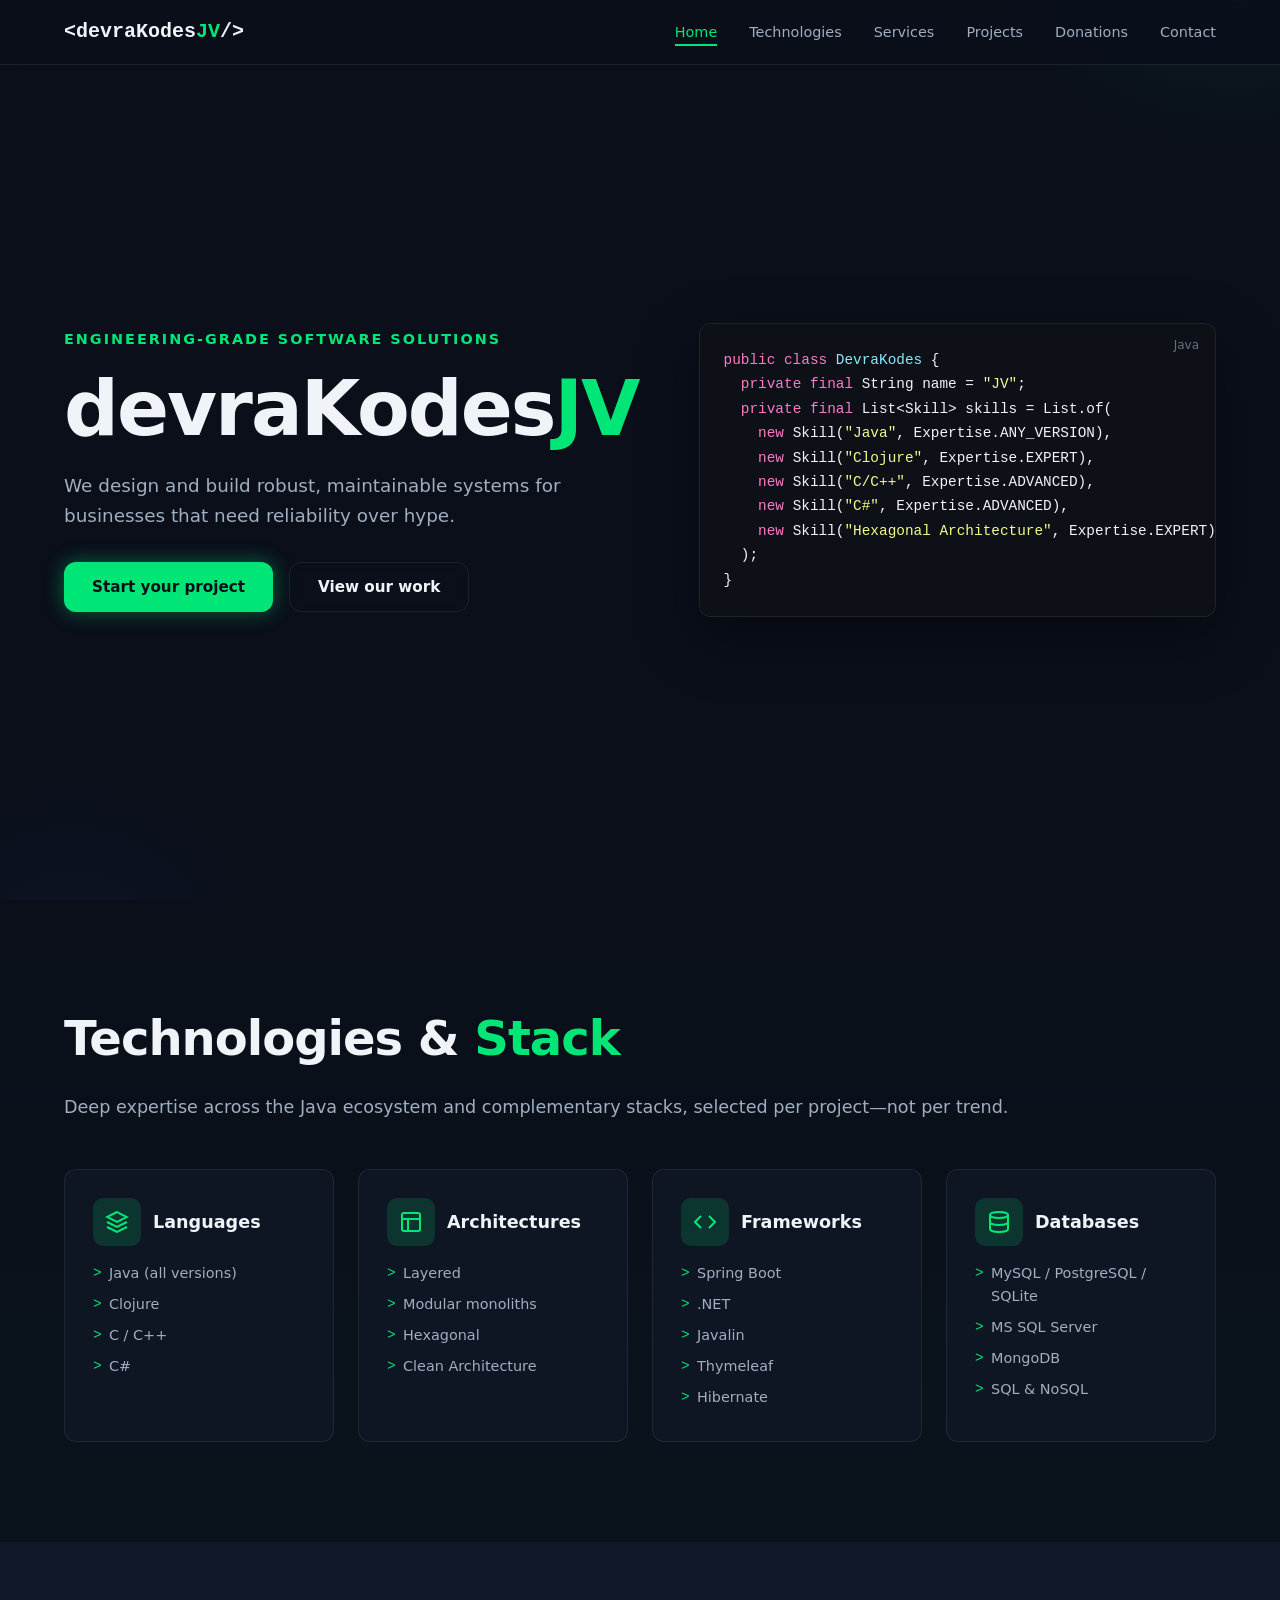
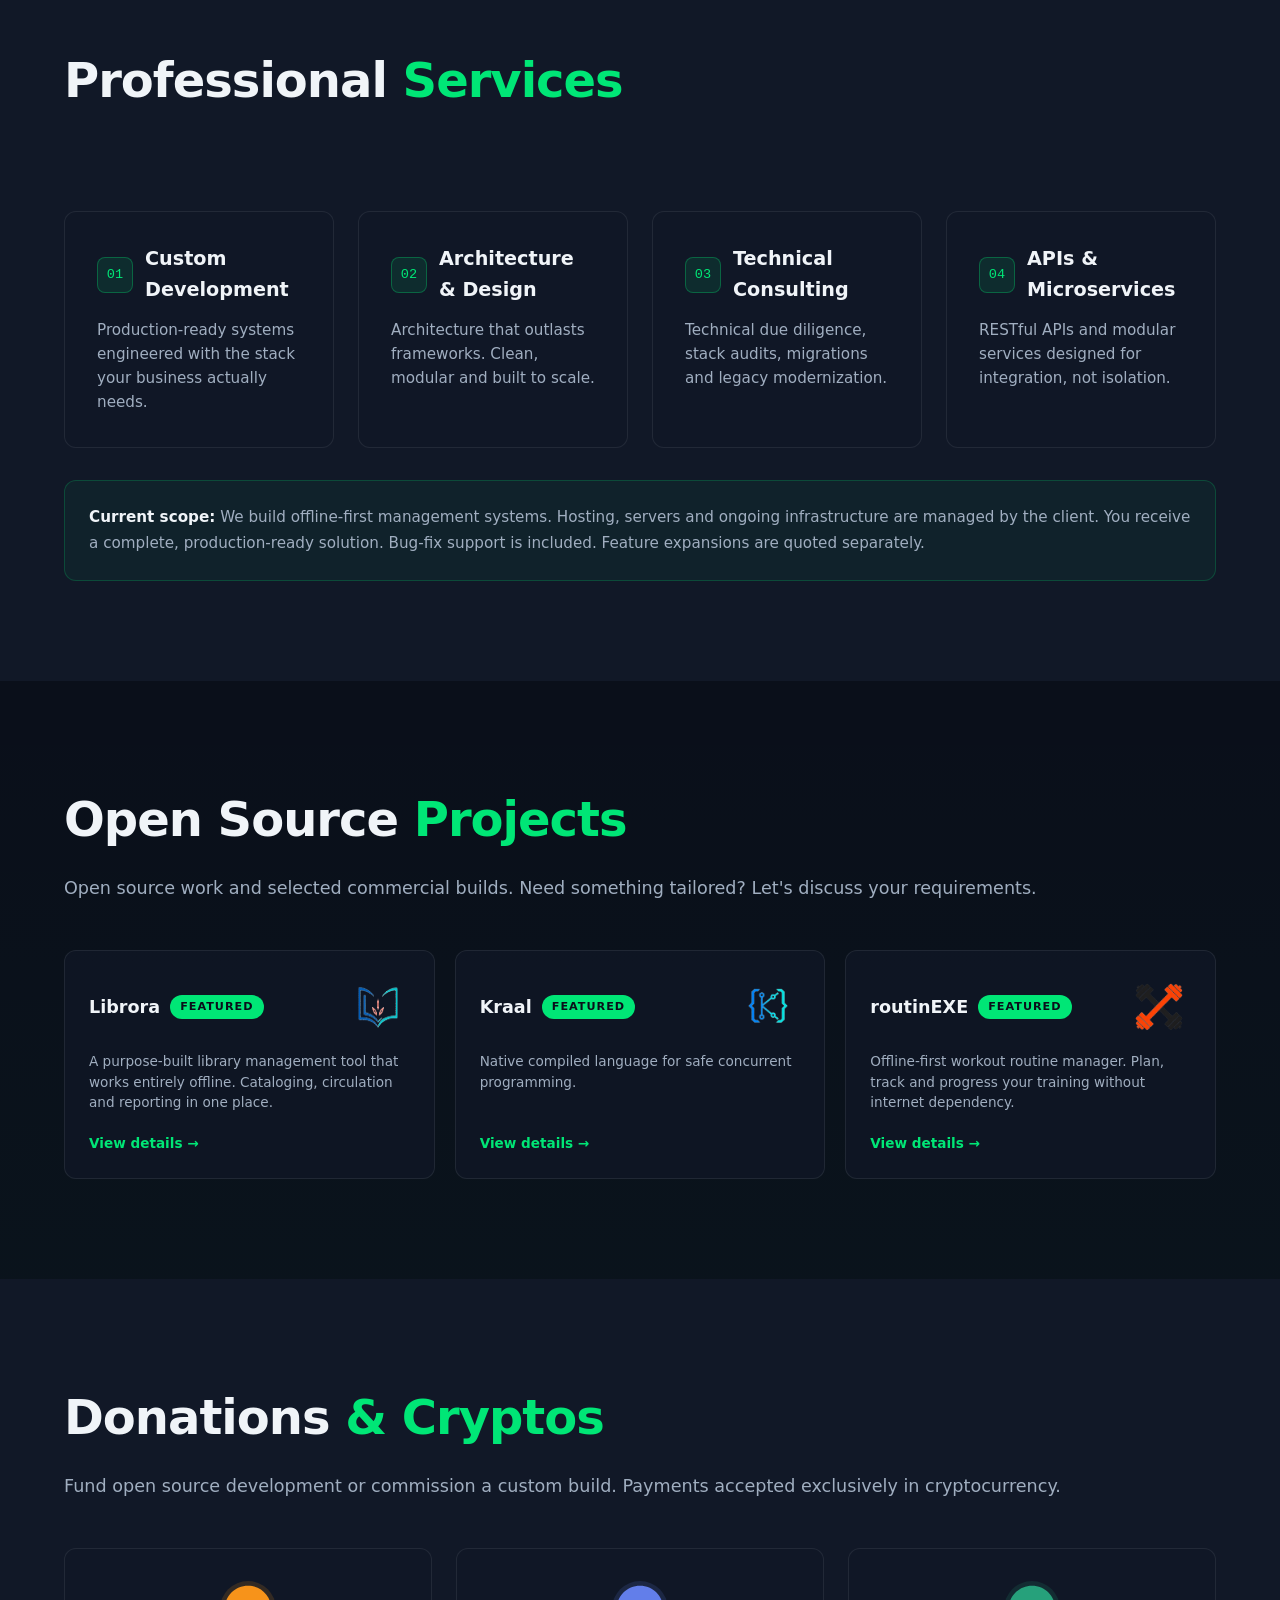
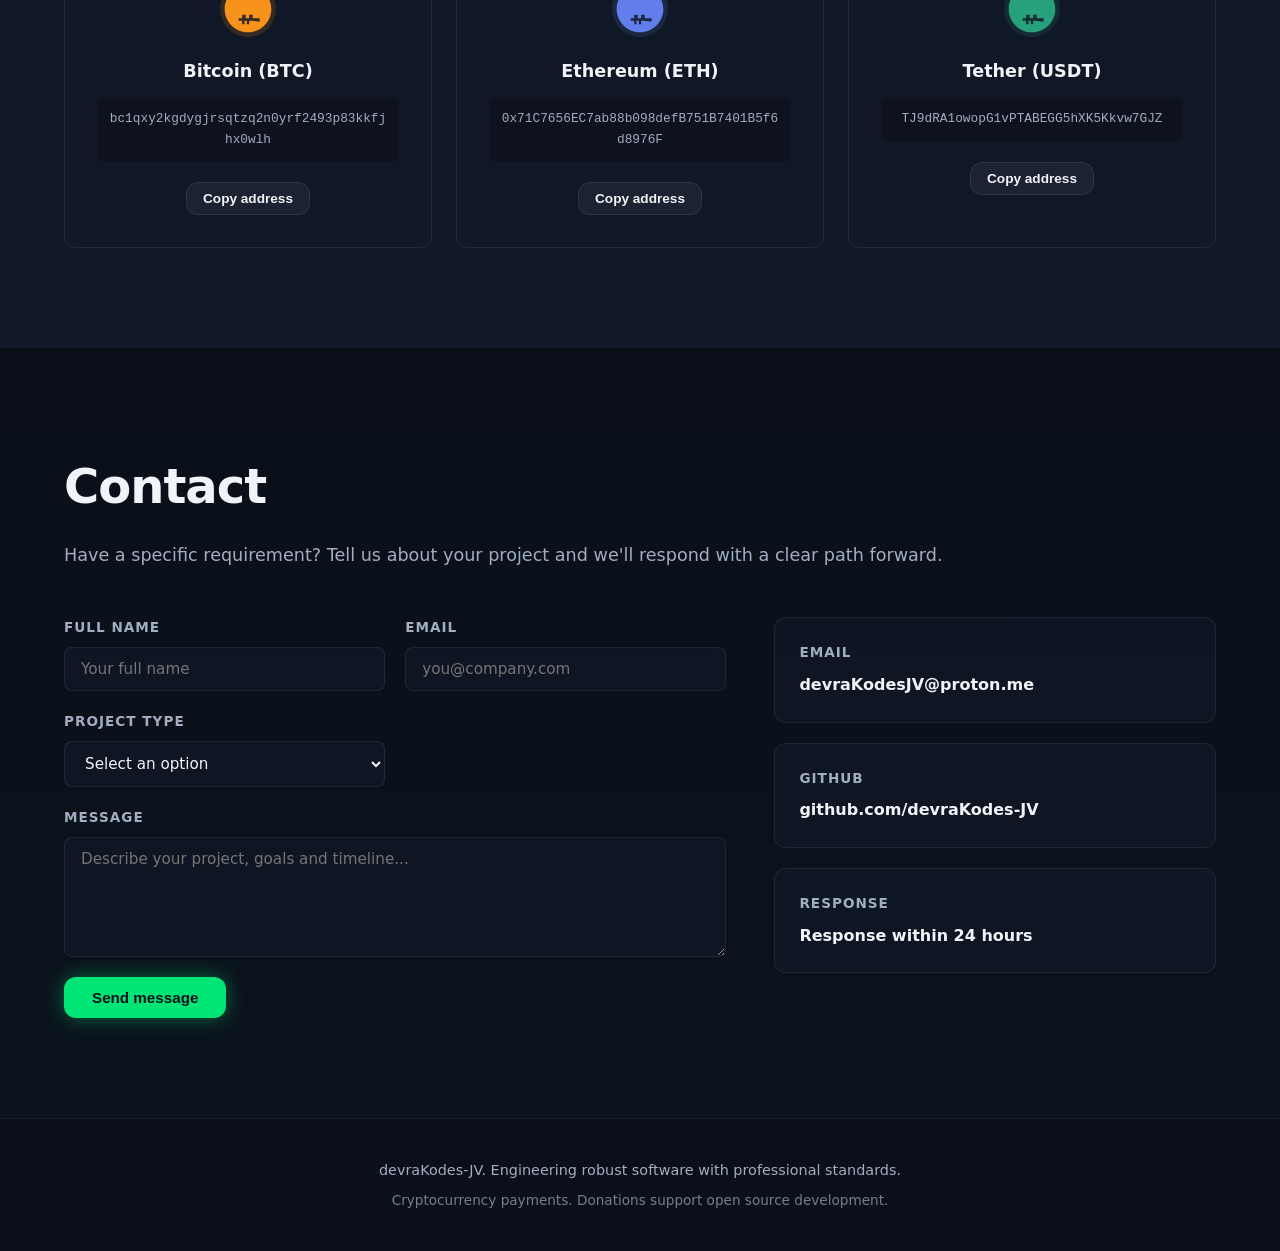
<file: index.html>
<!DOCTYPE html>
<html lang="en">
<head>
  <meta charset="UTF-8">
  <meta name="viewport" content="width=device-width, initial-scale=1.0">
  <title>devraKodes-JV | Professional Development</title>
  <link rel="stylesheet" href="styles.css">
</head>
<body>
  <nav class="navbar">
    <div class="container">
      <a href="#" class="logo">&lt;devraKodes<span class="logo-accent">JV</span>/&gt;</a>
      <button class="nav-toggle" id="navToggle" aria-label="Menu">
        <span></span>
        <span></span>
        <span></span>
      </button>
      <ul class="nav-menu" id="navMenu">
        <li><a href="#home">Home</a></li>
        <li><a href="#technologies">Technologies</a></li>
        <li><a href="#services">Services</a></li>
        <li><a href="#projects">Projects</a></li>
        <li><a href="#donations">Donations</a></li>
        <li><a href="#contact">Contact</a></li>
      </ul>
    </div>
  </nav>

  <header id="home" class="hero">
    <div class="container">
      <div class="hero-content">
        <p class="hero-pre">Engineering-grade software solutions</p>
        <h1 class="hero-title">devraKodes<span class="hero-accent">JV</span></h1>
        <p class="hero-sub">We design and build robust, maintainable systems for businesses that need reliability over hype.</p>
        <div class="hero-cta">
          <a href="#contact" class="btn btn-primary">Start your project</a>
          <a href="#projects" class="btn btn-secondary">View our work</a>
        </div>
      </div>
      <div class="hero-code">
        <pre><code><span class="code-keyword">public class</span> <span class="code-class">DevraKodes</span> {
  <span class="code-keyword">private final</span> String name = <span class="code-string">"JV"</span>;
  <span class="code-keyword">private final</span> List&lt;Skill&gt; skills = List.of(
    <span class="code-keyword">new</span> Skill(<span class="code-string">"Java"</span>, Expertise.ANY_VERSION),
    <span class="code-keyword">new</span> Skill(<span class="code-string">"Clojure"</span>, Expertise.EXPERT),
    <span class="code-keyword">new</span> Skill(<span class="code-string">"C/C++"</span>, Expertise.ADVANCED),
    <span class="code-keyword">new</span> Skill(<span class="code-string">"C#"</span>, Expertise.ADVANCED),
    <span class="code-keyword">new</span> Skill(<span class="code-string">"Hexagonal Architecture"</span>, Expertise.EXPERT)
  );
}</code></pre>
      </div>
    </div>
  </header>

  <section id="technologies" class="section tech-section">
    <div class="container">
      <h2 class="section-title">Technologies & <span class="accent">Stack</span></h2>
      <p class="section-desc">Deep expertise across the Java ecosystem and complementary stacks, selected per project—not per trend.</p>
      
      <div class="tech-grid">
        <div class="tech-card">
          <div class="tech-header">
            <div class="tech-icon">
              <svg viewBox="0 0 24 24" fill="none" stroke="currentColor" stroke-width="2"><path d="M12 2L2 7l10 5 10-5-10-5zM2 17l10 5 10-5M2 12l10 5 10-5"/></svg>
            </div>
            <h3>Languages</h3>
          </div>
          <ul>
            <li>Java (all versions)</li>
            <li>Clojure</li>
            <li>C / C++</li>
            <li>C#</li>
          </ul>
        </div>
        <div class="tech-card">
          <div class="tech-header">
            <div class="tech-icon">
              <svg viewBox="0 0 24 24" fill="none" stroke="currentColor" stroke-width="2"><rect x="3" y="3" width="18" height="18" rx="2" ry="2"/><line x1="3" y1="9" x2="21" y2="9"/><line x1="9" y1="21" x2="9" y2="9"/></svg>
            </div>
            <h3>Architectures</h3>
          </div>
          <ul>
            <li>Layered</li>
            <li>Modular monoliths</li>
            <li>Hexagonal</li>
            <li>Clean Architecture</li>
          </ul>
        </div>
        <div class="tech-card">
          <div class="tech-header">
            <div class="tech-icon">
              <svg viewBox="0 0 24 24" fill="none" stroke="currentColor" stroke-width="2"><polyline points="16 18 22 12 16 6"/><polyline points="8 6 2 12 8 18"/></svg>
            </div>
            <h3>Frameworks</h3>
          </div>
          <ul>
            <li>Spring Boot</li>
            <li>.NET</li>
            <li>Javalin</li>
            <li>Thymeleaf</li>
            <li>Hibernate</li>
          </ul>
        </div>
        <div class="tech-card">
          <div class="tech-header">
            <div class="tech-icon">
              <svg viewBox="0 0 24 24" fill="none" stroke="currentColor" stroke-width="2"><ellipse cx="12" cy="5" rx="9" ry="3"/><path d="M21 12c0 1.66-4 3-9 3s-9-1.34-9-3"/><path d="M3 5v14c0 1.66 4 3 9 3s9-1.34 9-3V5"/></svg>
            </div>
            <h3>Databases</h3>
          </div>
          <ul>
            <li>MySQL / PostgreSQL / SQLite</li>
            <li>MS SQL Server</li>
            <li>MongoDB</li>
            <li>SQL & NoSQL</li>
          </ul>
        </div>
      </div>
    </div>
  </section>

  <section id="services" class="section services-section">
    <div class="container">
      <h2 class="section-title">Professional <span class="accent">Services</span></h2>
      <p class="section-desc">No vendor lock-in. No forced stacks. We choose the right architecture and tools for your specific problem.</p>
      
      <div class="services-grid">
        <div class="service-card">
          <div class="service-header">
            <div class="service-number">01</div>
            <h3>Custom Development</h3>
          </div>
          <p>Production-ready systems engineered with the stack your business actually needs.</p>
        </div>
        <div class="service-card">
          <div class="service-header">
            <div class="service-number">02</div>
            <h3>Architecture & Design</h3>
          </div>
          <p>Architecture that outlasts frameworks. Clean, modular and built to scale.</p>
        </div>
        <div class="service-card">
          <div class="service-header">
            <div class="service-number">03</div>
            <h3>Technical Consulting</h3>
          </div>
          <p>Technical due diligence, stack audits, migrations and legacy modernization.</p>
        </div>
        <div class="service-card">
          <div class="service-header">
            <div class="service-number">04</div>
            <h3>APIs & Microservices</h3>
          </div>
          <p>RESTful APIs and modular services designed for integration, not isolation.</p>
        </div>
      </div>

      <div class="service-note">
        <p><strong>Current scope:</strong> We build offline-first management systems. Hosting, servers and ongoing infrastructure are managed by the client. You receive a complete, production-ready solution. Bug-fix support is included. Feature expansions are quoted separately.</p>
      </div>
    </div>
  </section>

  <section id="projects" class="section projects-section">
    <div class="container">
      <h2 class="section-title">Open Source <span class="accent">Projects</span></h2>
      <p class="section-desc">Open source work and selected commercial builds. Need something tailored? Let's discuss your requirements.</p>
      
      <div class="projects-grid">
        <a href="projects/librora.html" class="project-card">
          <div class="project-header">
            <div class="project-title-group">
              <h3>Librora</h3>
              <span class="project-badge">Featured</span>
            </div>
            <img class="project-logo" src="img/librora-logo.png" alt="Librora logo">
          </div>
          <p class="project-desc">A purpose-built library management tool that works entirely offline. Cataloging, circulation and reporting in one place.</p>
          <span class="project-link">View details →</span>
        </a>
        <a href="projects/kraal.html" class="project-card">
          <div class="project-header">
            <div class="project-title-group">
              <h3>Kraal</h3>
              <span class="project-badge">Featured</span>
            </div>
            <img class="project-logo" src="img/kraal-logo.png" alt="Kraal">
          </div>
          <p class="project-desc">Native compiled language for safe concurrent programming.</p>
          <span class="project-link">View details →</span>
        </a>
        <a href="projects/routinexe.html" class="project-card">
          <div class="project-header">
            <div class="project-title-group">
              <h3>routinEXE</h3>
              <span class="project-badge">Featured</span>
            </div>
            <img class="project-logo" src="img/rountinexe-logo.png" alt="routinEXE logo">
          </div>
          <p class="project-desc">Offline-first workout routine manager. Plan, track and progress your training without internet dependency.</p>
          <span class="project-link">View details →</span>
        </a>
      </div>
    </div>
  </section>

  <section id="donations" class="section donations-section">
    <div class="container">
      <h2 class="section-title">Donations <span class="accent">& Cryptos</span></h2>
      <p class="section-desc">Fund open source development or commission a custom build. Payments accepted exclusively in cryptocurrency.</p>
      
      <div class="donation-methods">
        <div class="donation-card">
          <div class="crypto-icon btc">
            <svg viewBox="0 0 24 24" fill="currentColor"><path d="M12 2C6.48 2 2 6.48 2 12s4.48 10 10 10 10-4.48 10-10S17.52 2 12 2zm1.5 15h-1v1.5h-1v-1.5h-1v1.5h-1v-1.5H8V16h1.5v-1.5H11v1.5h1.5v-1.5H14v1.5h1.5V16h1.5v1.5z"/></svg>
          </div>
          <h4>Bitcoin (BTC)</h4>
          <p class="crypto-address">bc1qxy2kgdygjrsqtzq2n0yrf2493p83kkfjhx0wlh</p>
          <button class="btn btn-copy" data-clipboard="bc1qxy2kgdygjrsqtzq2n0yrf2493p83kkfjhx0wlh">Copy address</button>
        </div>
        <div class="donation-card">
          <div class="crypto-icon eth">
            <svg viewBox="0 0 24 24" fill="currentColor"><path d="M12 2C6.48 2 2 6.48 2 12s4.48 10 10 10 10-4.48 10-10S17.52 2 12 2zm1.5 15h-1v1.5h-1v-1.5h-1v1.5h-1v-1.5H8V16h1.5v-1.5H11v1.5h1.5v-1.5H14v1.5h1.5V16h1.5v1.5z"/></svg>
          </div>
          <h4>Ethereum (ETH)</h4>
          <p class="crypto-address">0x71C7656EC7ab88b098defB751B7401B5f6d8976F</p>
          <button class="btn btn-copy" data-clipboard="0x71C7656EC7ab88b098defB751B7401B5f6d8976F">Copy address</button>
        </div>
        <div class="donation-card">
          <div class="crypto-icon usdt">
            <svg viewBox="0 0 24 24" fill="currentColor"><path d="M12 2C6.48 2 2 6.48 2 12s4.48 10 10 10 10-4.48 10-10S17.52 2 12 2zm1.5 15h-1v1.5h-1v-1.5h-1v1.5h-1v-1.5H8V16h1.5v-1.5H11v1.5h1.5v-1.5H14v1.5h1.5V16h1.5v1.5z"/></svg>
          </div>
          <h4>Tether (USDT)</h4>
          <p class="crypto-address">TJ9dRA1owopG1vPTABEGG5hXK5Kkvw7GJZ</p>
          <button class="btn btn-copy" data-clipboard="TJ9dRA1owopG1vPTABEGG5hXK5Kkvw7GJZ">Copy address</button>
        </div>
      </div>
    </div>
  </section>

  <section id="contact" class="section contact-section">
    <div class="container">
      <h2 class="section-title">Contact</h2>
      <p class="section-desc">Have a specific requirement? Tell us about your project and we'll respond with a clear path forward.</p>
      
      <div class="contact-wrapper">
        <form class="contact-form" id="contactForm">
          <div class="form-group">
            <label for="name">Full name</label>
            <input type="text" id="name" name="name" required placeholder="Your full name">
          </div>
          <div class="form-group">
            <label for="email">Email</label>
            <input type="email" id="email" name="email" required placeholder="you@company.com">
          </div>
          <div class="form-group">
            <label for="project">Project type</label>
            <select id="project" name="project">
              <option value="">Select an option</option>
              <option value="app">Enterprise application</option>
              <option value="api">API / Microservice</option>
              <option value="migration">Migration / Refactor</option>
              <option value="consulting">Consulting</option>
              <option value="open">Open Source Donation</option>
              <option value="other">Other</option>
            </select>
          </div>
          <div class="form-group full">
            <label for="message">Message</label>
            <textarea id="message" name="message" rows="5" required placeholder="Describe your project, goals and timeline..."></textarea>
          </div>
          <button type="submit" class="btn btn-primary btn-submit">Send message</button>
        </form>
        <div class="contact-info">
          <div class="info-card">
            <h4>Email</h4>
            <p>devraKodesJV@proton.me</p>
          </div>
          <div class="info-card">
            <h4>GitHub</h4>
            <p>github.com/devraKodes-JV</p>
          </div>
          <div class="info-card">
            <h4>Response</h4>
            <p>Response within 24 hours</p>
          </div>
        </div>
      </div>
    </div>
  </section>

  <footer class="footer">
    <div class="container">
      <p>devraKodes-JV. Engineering robust software with professional standards.</p>
      <p class="footer-sub">Cryptocurrency payments. Donations support open source development.</p>
    </div>
  </footer>

  <script src="index.js"></script>
</body>
</html>
</file>
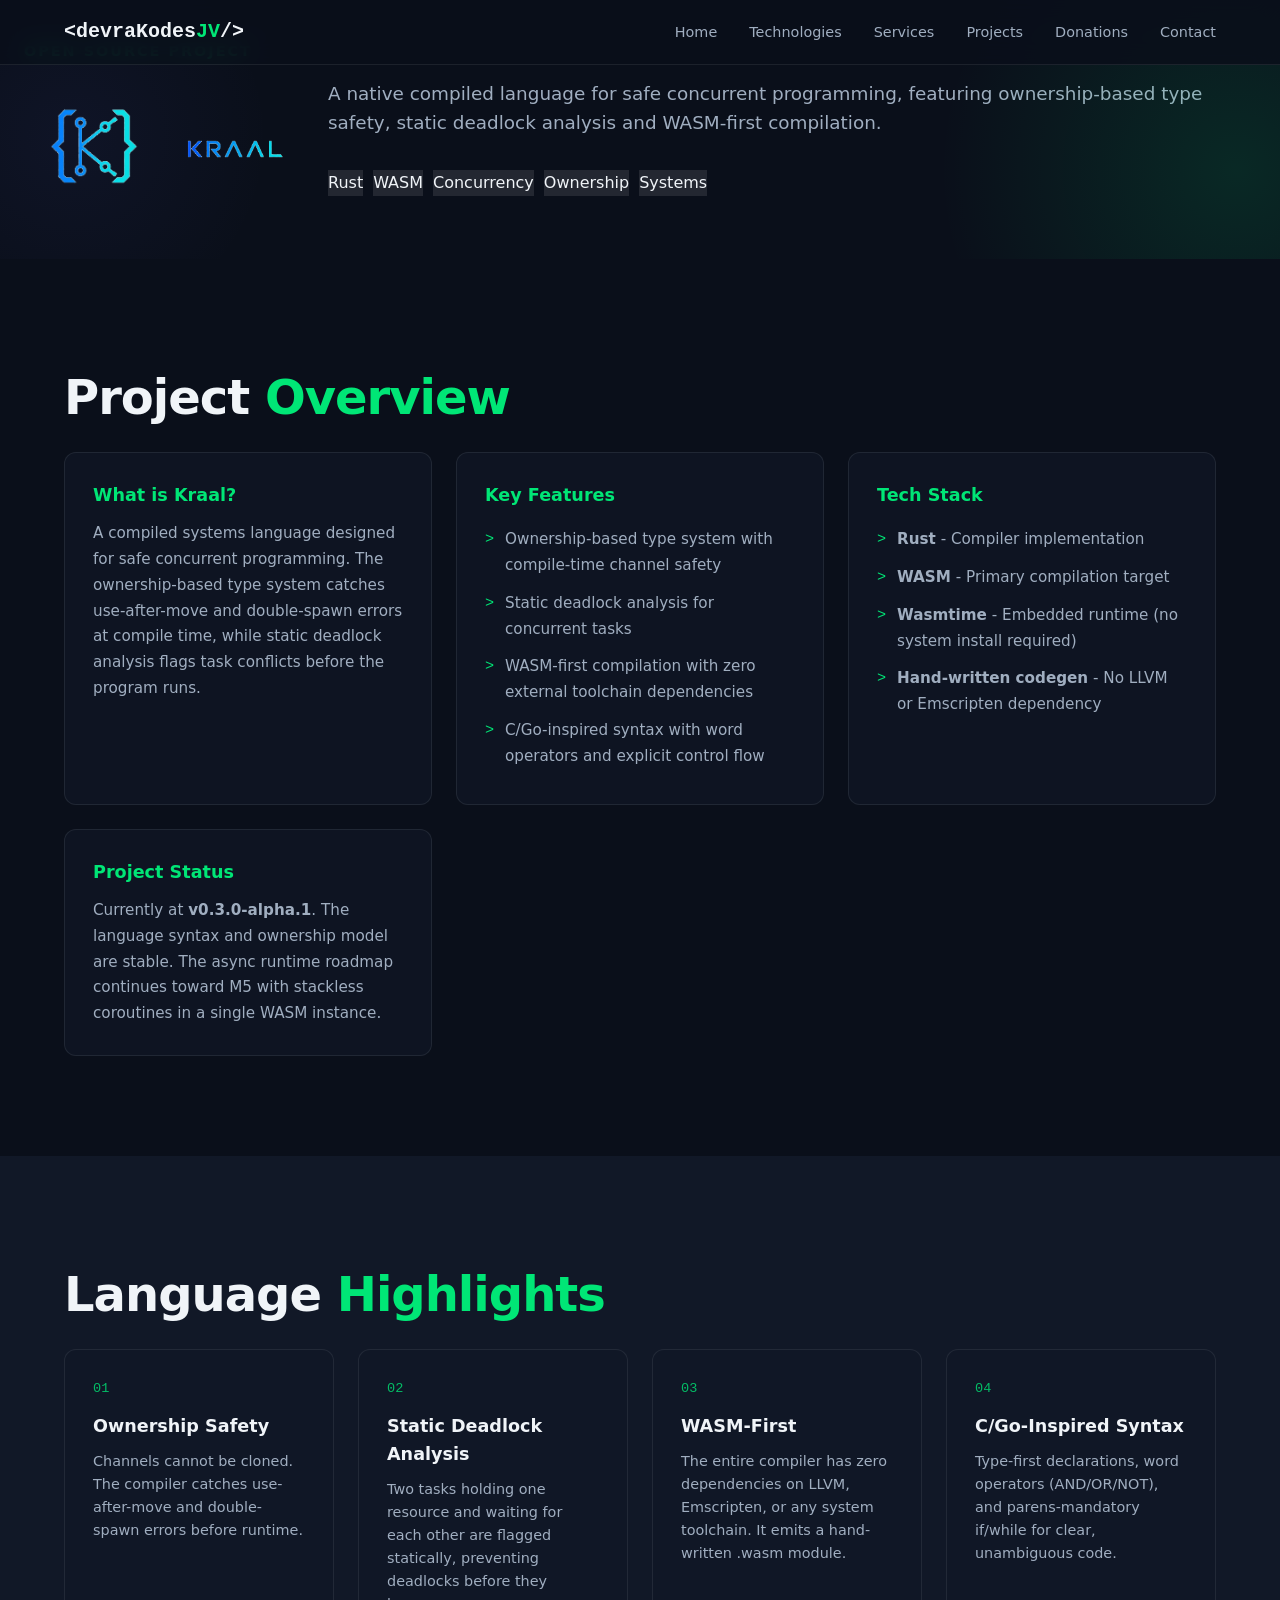
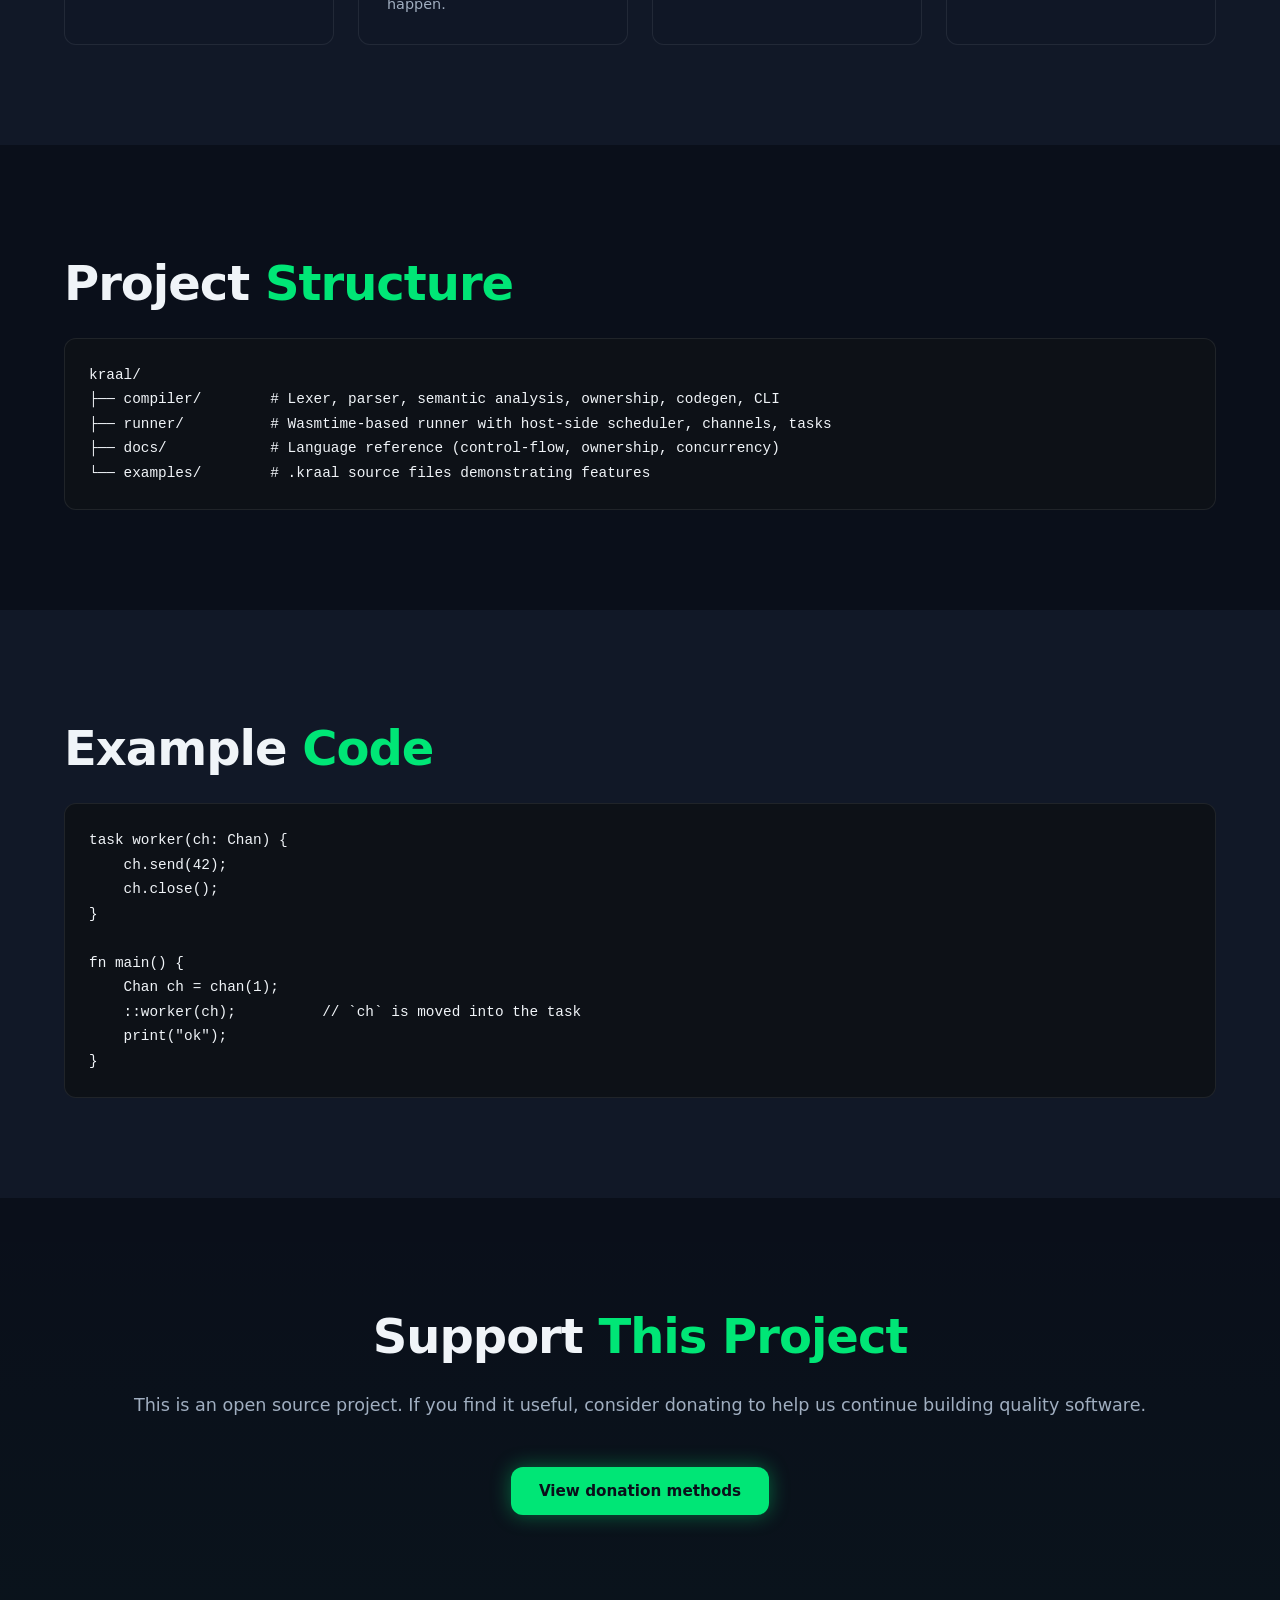
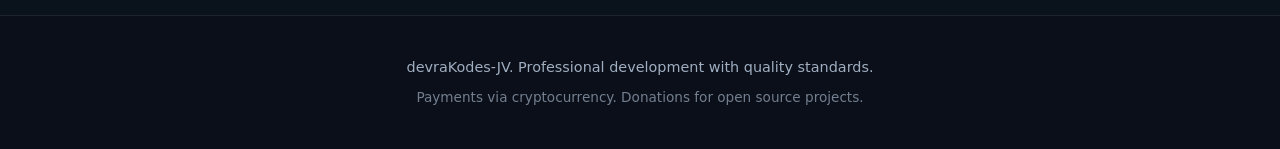
<file: projects/kraal.html>
<!DOCTYPE html>
<html lang="en">
<head>
  <meta charset="UTF-8">
  <meta name="viewport" content="width=device-width, initial-scale=1.0">
  <title>Kraal | devraKodes-JV</title>
  <link rel="stylesheet" href="../styles.css">
</head>
<body>
  <nav class="navbar">
    <div class="container">
      <a href="../" class="logo">&lt;devraKodes<span class="logo-accent">JV</span>/&gt;</a>
      <button class="nav-toggle" id="navToggle" aria-label="Menu">
        <span></span>
        <span></span>
        <span></span>
      </button>
      <ul class="nav-menu" id="navMenu">
        <li><a href="../#home">Home</a></li>
        <li><a href="../#technologies">Technologies</a></li>
        <li><a href="../#services">Services</a></li>
        <li><a href="../#projects">Projects</a></li>
        <li><a href="../#donations">Donations</a></li>
        <li><a href="../#contact">Contact</a></li>
      </ul>
    </div>
  </nav>

  <header class="hero hero-project">
    <div class="hero-full">
      <div class="hero-content">
        <p class="hero-pre">Open Source Project</p>
        <div class="project-hero-layout">
          <div class="project-hero-media">
            <img class="project-logo-large" src="../img/kraal-logo.png" alt="Kraal">
            <img class="project-logo-large" src="../img/kraal-name.png" alt="Kraal">
          </div>
          <div class="project-hero-info">
            <p class="hero-sub">A native compiled language for safe concurrent programming, featuring ownership-based type safety, static deadlock analysis and WASM-first compilation.</p>
            <div class="hero-tags">
              <span class="tag">Rust</span>
              <span class="tag">WASM</span>
              <span class="tag">Concurrency</span>
              <span class="tag">Ownership</span>
              <span class="tag">Systems</span>
            </div>
          </div>
        </div>
      </div>
    </div>
  </header>

  <section class="section">
    <div class="container">
      <h2 class="section-title">Project <span class="accent">Overview</span></h2>
      
      <div class="detail-grid">
        <div class="detail-card">
          <h3>What is Kraal?</h3>
          <p>A compiled systems language designed for safe concurrent programming. The ownership-based type system catches use-after-move and double-spawn errors at compile time, while static deadlock analysis flags task conflicts before the program runs.</p>
        </div>
        <div class="detail-card">
          <h3>Key Features</h3>
          <ul>
            <li>Ownership-based type system with compile-time channel safety</li>
            <li>Static deadlock analysis for concurrent tasks</li>
            <li>WASM-first compilation with zero external toolchain dependencies</li>
            <li>C/Go-inspired syntax with word operators and explicit control flow</li>
          </ul>
        </div>
        <div class="detail-card">
          <h3>Tech Stack</h3>
          <ul>
            <li><strong>Rust</strong> - Compiler implementation</li>
            <li><strong>WASM</strong> - Primary compilation target</li>
            <li><strong>Wasmtime</strong> - Embedded runtime (no system install required)</li>
            <li><strong>Hand-written codegen</strong> - No LLVM or Emscripten dependency</li>
          </ul>
        </div>
        <div class="detail-card">
          <h3>Project Status</h3>
          <p>Currently at <strong>v0.3.0-alpha.1</strong>. The language syntax and ownership model are stable. The async runtime roadmap continues toward M5 with stackless coroutines in a single WASM instance.</p>
        </div>
      </div>
    </div>
  </section>

  <section class="section alt-section">
    <div class="container">
      <h2 class="section-title">Language <span class="accent">Highlights</span></h2>
      
      <div class="features-grid">
        <div class="feature-card">
          <div class="feature-number">01</div>
          <h4>Ownership Safety</h4>
          <p>Channels cannot be cloned. The compiler catches use-after-move and double-spawn errors before runtime.</p>
        </div>
        <div class="feature-card">
          <div class="feature-number">02</div>
          <h4>Static Deadlock Analysis</h4>
          <p>Two tasks holding one resource and waiting for each other are flagged statically, preventing deadlocks before they happen.</p>
        </div>
        <div class="feature-card">
          <div class="feature-number">03</div>
          <h4>WASM-First</h4>
          <p>The entire compiler has zero dependencies on LLVM, Emscripten, or any system toolchain. It emits a hand-written .wasm module.</p>
        </div>
        <div class="feature-card">
          <div class="feature-number">04</div>
          <h4>C/Go-Inspired Syntax</h4>
          <p>Type-first declarations, word operators (AND/OR/NOT), and parens-mandatory if/while for clear, unambiguous code.</p>
        </div>
      </div>
    </div>
  </section>

  <section class="section">
    <div class="container">
      <h2 class="section-title">Project <span class="accent">Structure</span></h2>
      
      <div class="structure-block">
        <pre><code>kraal/
├── compiler/        # Lexer, parser, semantic analysis, ownership, codegen, CLI
├── runner/          # Wasmtime-based runner with host-side scheduler, channels, tasks
├── docs/            # Language reference (control-flow, ownership, concurrency)
└── examples/        # .kraal source files demonstrating features</code></pre>
      </div>
    </div>
  </section>

  <section class="section alt-section">
    <div class="container">
      <h2 class="section-title">Example <span class="accent">Code</span></h2>
      
      <div class="structure-block">
        <pre><code>task worker(ch: Chan<Number>) {
    ch.send(42);
    ch.close();
}

fn main() {
    Chan<Number> ch = chan<Number>(1);
    ::worker(ch);          // `ch` is moved into the task
    print("ok");
}</code></pre>
      </div>
    </div>
  </section>

  <section class="section cta-section">
    <div class="container">
      <h2 class="section-title">Support <span class="accent">This Project</span></h2>
      <p class="section-desc">This is an open source project. If you find it useful, consider donating to help us continue building quality software.</p>
      <a href="../#donations" class="btn btn-primary">View donation methods</a>
    </div>
  </section>

  <footer class="footer">
    <div class="container">
      <p>devraKodes-JV. Professional development with quality standards.</p>
      <p class="footer-sub">Payments via cryptocurrency. Donations for open source projects.</p>
    </div>
  </footer>

  <script src="../index.js"></script>
</body>
</html>
</file>
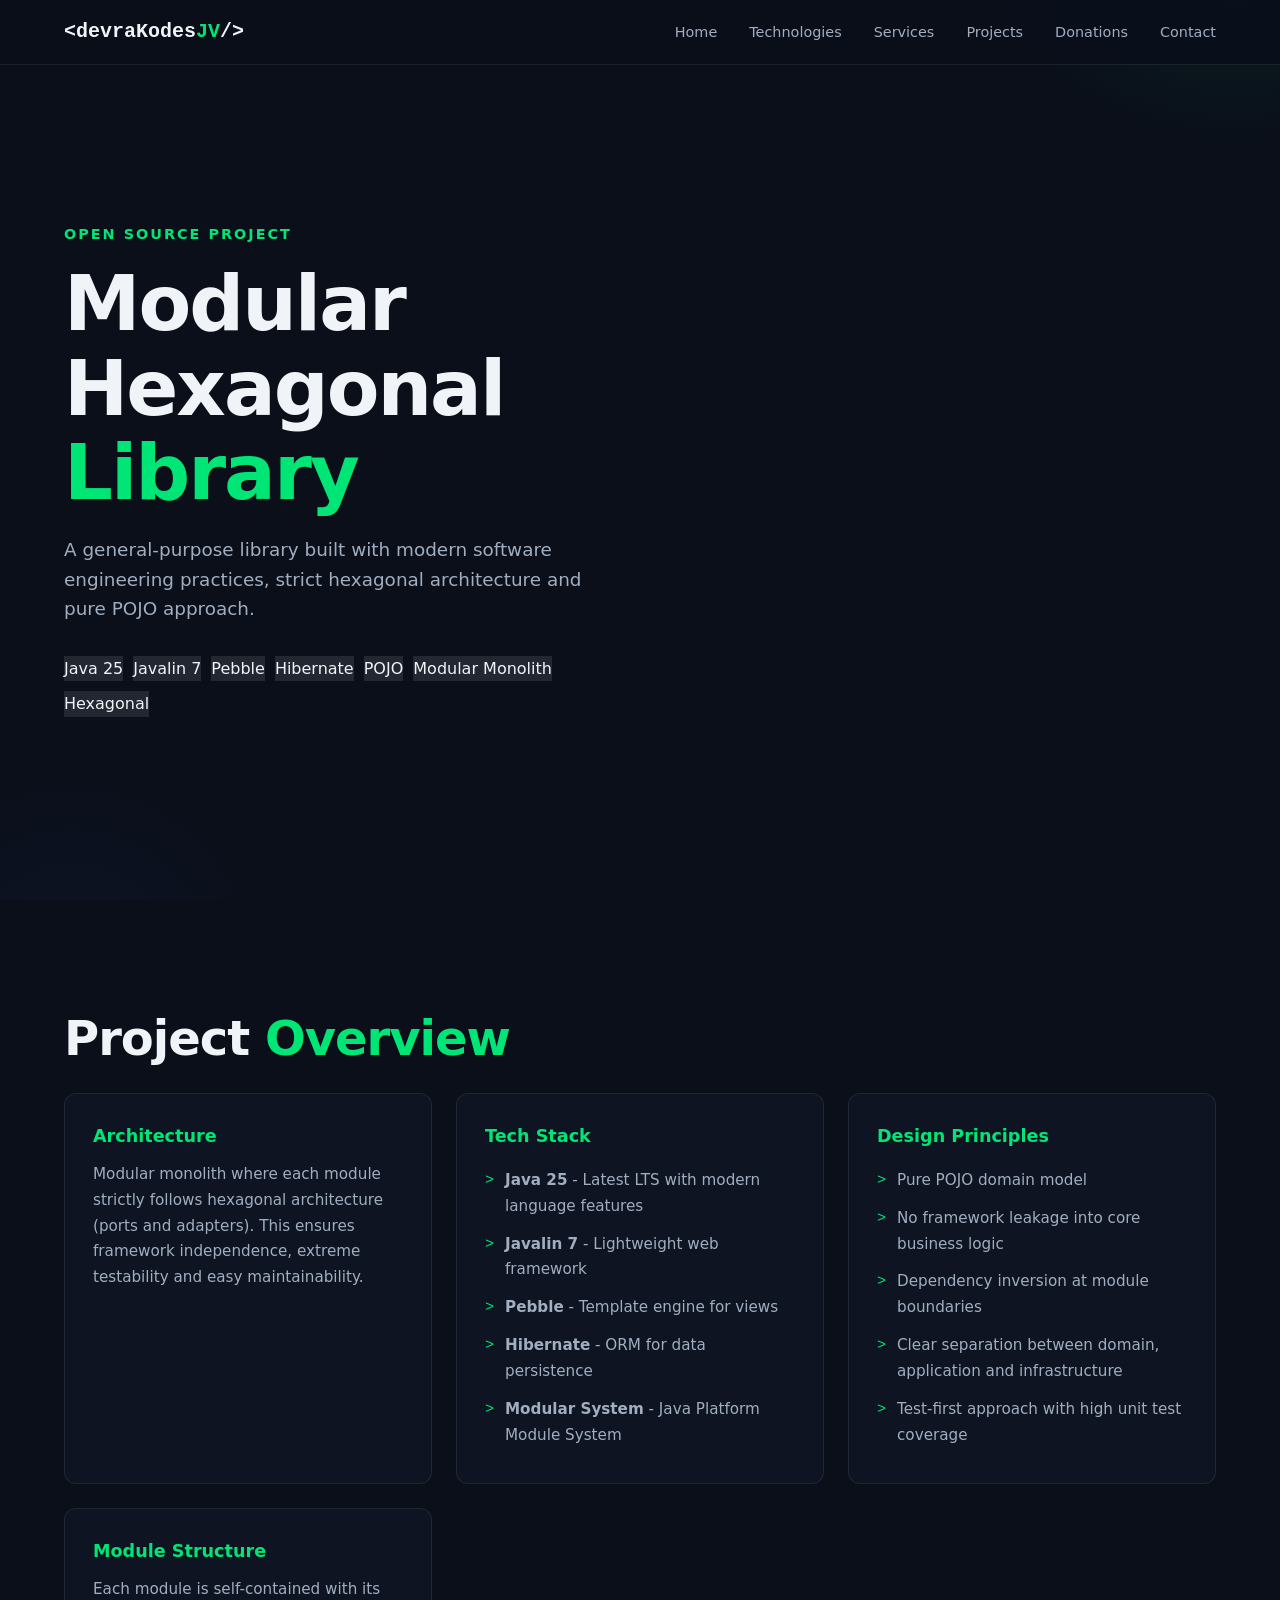
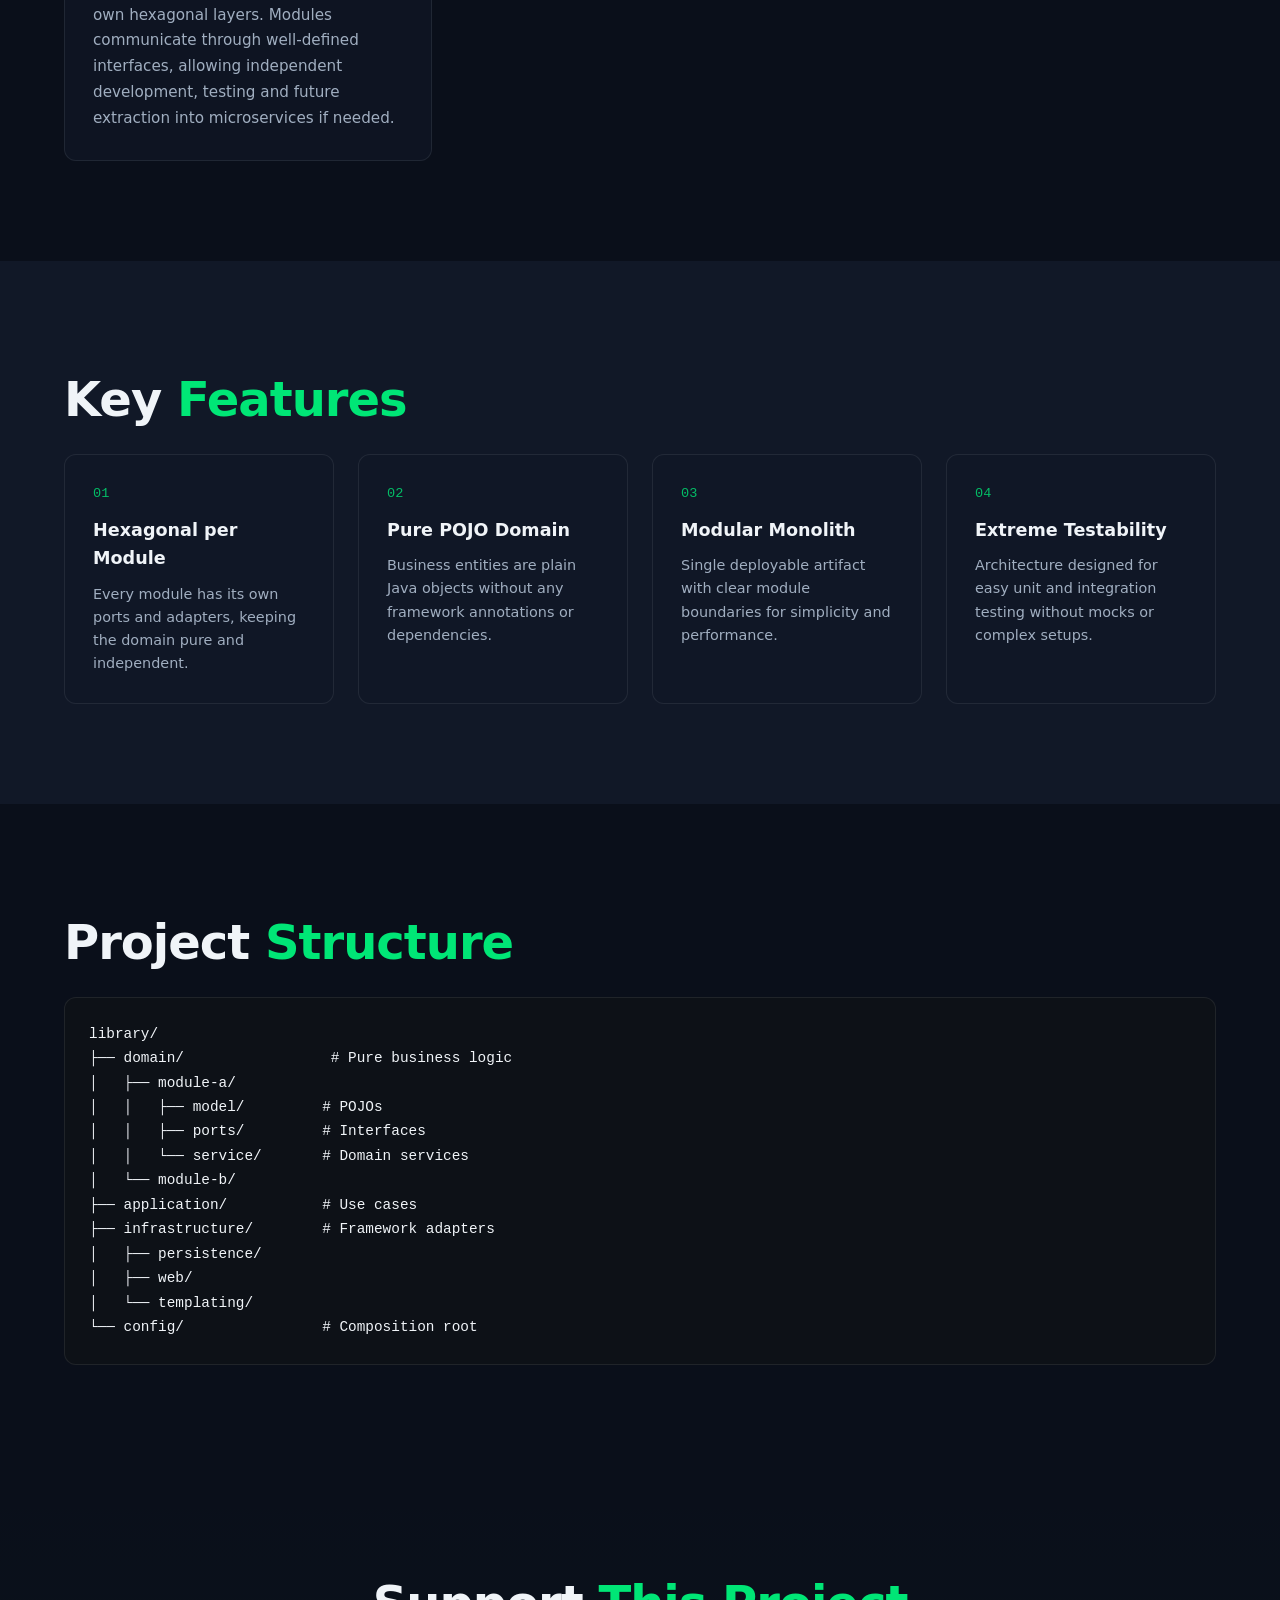
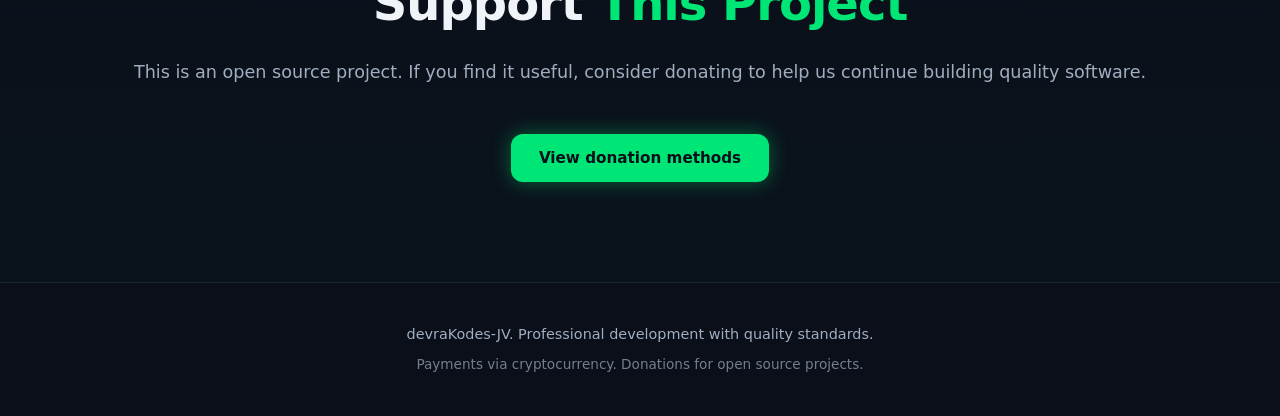
<file: projects/library.html>
<!DOCTYPE html>
<html lang="en">
<head>
  <meta charset="UTF-8">
  <meta name="viewport" content="width=device-width, initial-scale=1.0">
  <title>Modular Hexagonal Library | devraKodes-JV</title>
  <link rel="stylesheet" href="../styles.css">
</head>
<body>
  <nav class="navbar">
    <div class="container">
      <a href="../" class="logo">&lt;devraKodes<span class="logo-accent">JV</span>/&gt;</a>
      <button class="nav-toggle" id="navToggle" aria-label="Menu">
        <span></span>
        <span></span>
        <span></span>
      </button>
      <ul class="nav-menu" id="navMenu">
        <li><a href="../#home">Home</a></li>
        <li><a href="../#technologies">Technologies</a></li>
        <li><a href="../#services">Services</a></li>
        <li><a href="../#projects">Projects</a></li>
        <li><a href="../#donations">Donations</a></li>
        <li><a href="../#contact">Contact</a></li>
      </ul>
    </div>
  </nav>

  <header class="hero">
    <div class="container">
      <div class="hero-content">
        <p class="hero-pre">Open Source Project</p>
        <h1 class="hero-title">Modular Hexagonal <span class="hero-accent">Library</span></h1>
        <p class="hero-sub">A general-purpose library built with modern software engineering practices, strict hexagonal architecture and pure POJO approach.</p>
        <div class="hero-tags">
          <span class="tag">Java 25</span>
          <span class="tag">Javalin 7</span>
          <span class="tag">Pebble</span>
          <span class="tag">Hibernate</span>
          <span class="tag">POJO</span>
          <span class="tag">Modular Monolith</span>
          <span class="tag">Hexagonal</span>
        </div>
      </div>
    </div>
  </header>

  <section class="section">
    <div class="container">
      <h2 class="section-title">Project <span class="accent">Overview</span></h2>
      
      <div class="detail-grid">
        <div class="detail-card">
          <h3>Architecture</h3>
          <p>Modular monolith where each module strictly follows hexagonal architecture (ports and adapters). This ensures framework independence, extreme testability and easy maintainability.</p>
        </div>
        <div class="detail-card">
          <h3>Tech Stack</h3>
          <ul>
            <li><strong>Java 25</strong> - Latest LTS with modern language features</li>
            <li><strong>Javalin 7</strong> - Lightweight web framework</li>
            <li><strong>Pebble</strong> - Template engine for views</li>
            <li><strong>Hibernate</strong> - ORM for data persistence</li>
            <li><strong>Modular System</strong> - Java Platform Module System</li>
          </ul>
        </div>
        <div class="detail-card">
          <h3>Design Principles</h3>
          <ul>
            <li>Pure POJO domain model</li>
            <li>No framework leakage into core business logic</li>
            <li>Dependency inversion at module boundaries</li>
            <li>Clear separation between domain, application and infrastructure</li>
            <li>Test-first approach with high unit test coverage</li>
          </ul>
        </div>
        <div class="detail-card">
          <h3>Module Structure</h3>
          <p>Each module is self-contained with its own hexagonal layers. Modules communicate through well-defined interfaces, allowing independent development, testing and future extraction into microservices if needed.</p>
        </div>
      </div>
    </div>
  </section>

  <section class="section alt-section">
    <div class="container">
      <h2 class="section-title">Key <span class="accent">Features</span></h2>
      
      <div class="features-grid">
        <div class="feature-card">
          <div class="feature-number">01</div>
          <h4>Hexagonal per Module</h4>
          <p>Every module has its own ports and adapters, keeping the domain pure and independent.</p>
        </div>
        <div class="feature-card">
          <div class="feature-number">02</div>
          <h4>Pure POJO Domain</h4>
          <p>Business entities are plain Java objects without any framework annotations or dependencies.</p>
        </div>
        <div class="feature-card">
          <div class="feature-number">03</div>
          <h4>Modular Monolith</h4>
          <p>Single deployable artifact with clear module boundaries for simplicity and performance.</p>
        </div>
        <div class="feature-card">
          <div class="feature-number">04</div>
          <h4>Extreme Testability</h4>
          <p>Architecture designed for easy unit and integration testing without mocks or complex setups.</p>
        </div>
      </div>
    </div>
  </section>

  <section class="section">
    <div class="container">
      <h2 class="section-title">Project <span class="accent">Structure</span></h2>
      
      <div class="structure-block">
        <pre><code>library/
├── domain/                 # Pure business logic
│   ├── module-a/
│   │   ├── model/         # POJOs
│   │   ├── ports/         # Interfaces
│   │   └── service/       # Domain services
│   └── module-b/
├── application/           # Use cases
├── infrastructure/        # Framework adapters
│   ├── persistence/
│   ├── web/
│   └── templating/
└── config/                # Composition root</code></pre>
      </div>
    </div>
  </section>

  <section class="section cta-section">
    <div class="container">
      <h2 class="section-title">Support <span class="accent">This Project</span></h2>
      <p class="section-desc">This is an open source project. If you find it useful, consider donating to help us continue building quality software.</p>
      <a href="../#donations" class="btn btn-primary">View donation methods</a>
    </div>
  </section>

  <footer class="footer">
    <div class="container">
      <p>devraKodes-JV. Professional development with quality standards.</p>
      <p class="footer-sub">Payments via cryptocurrency. Donations for open source projects.</p>
    </div>
  </footer>

  <script src="../index.js"></script>
</body>
</html>
</file>
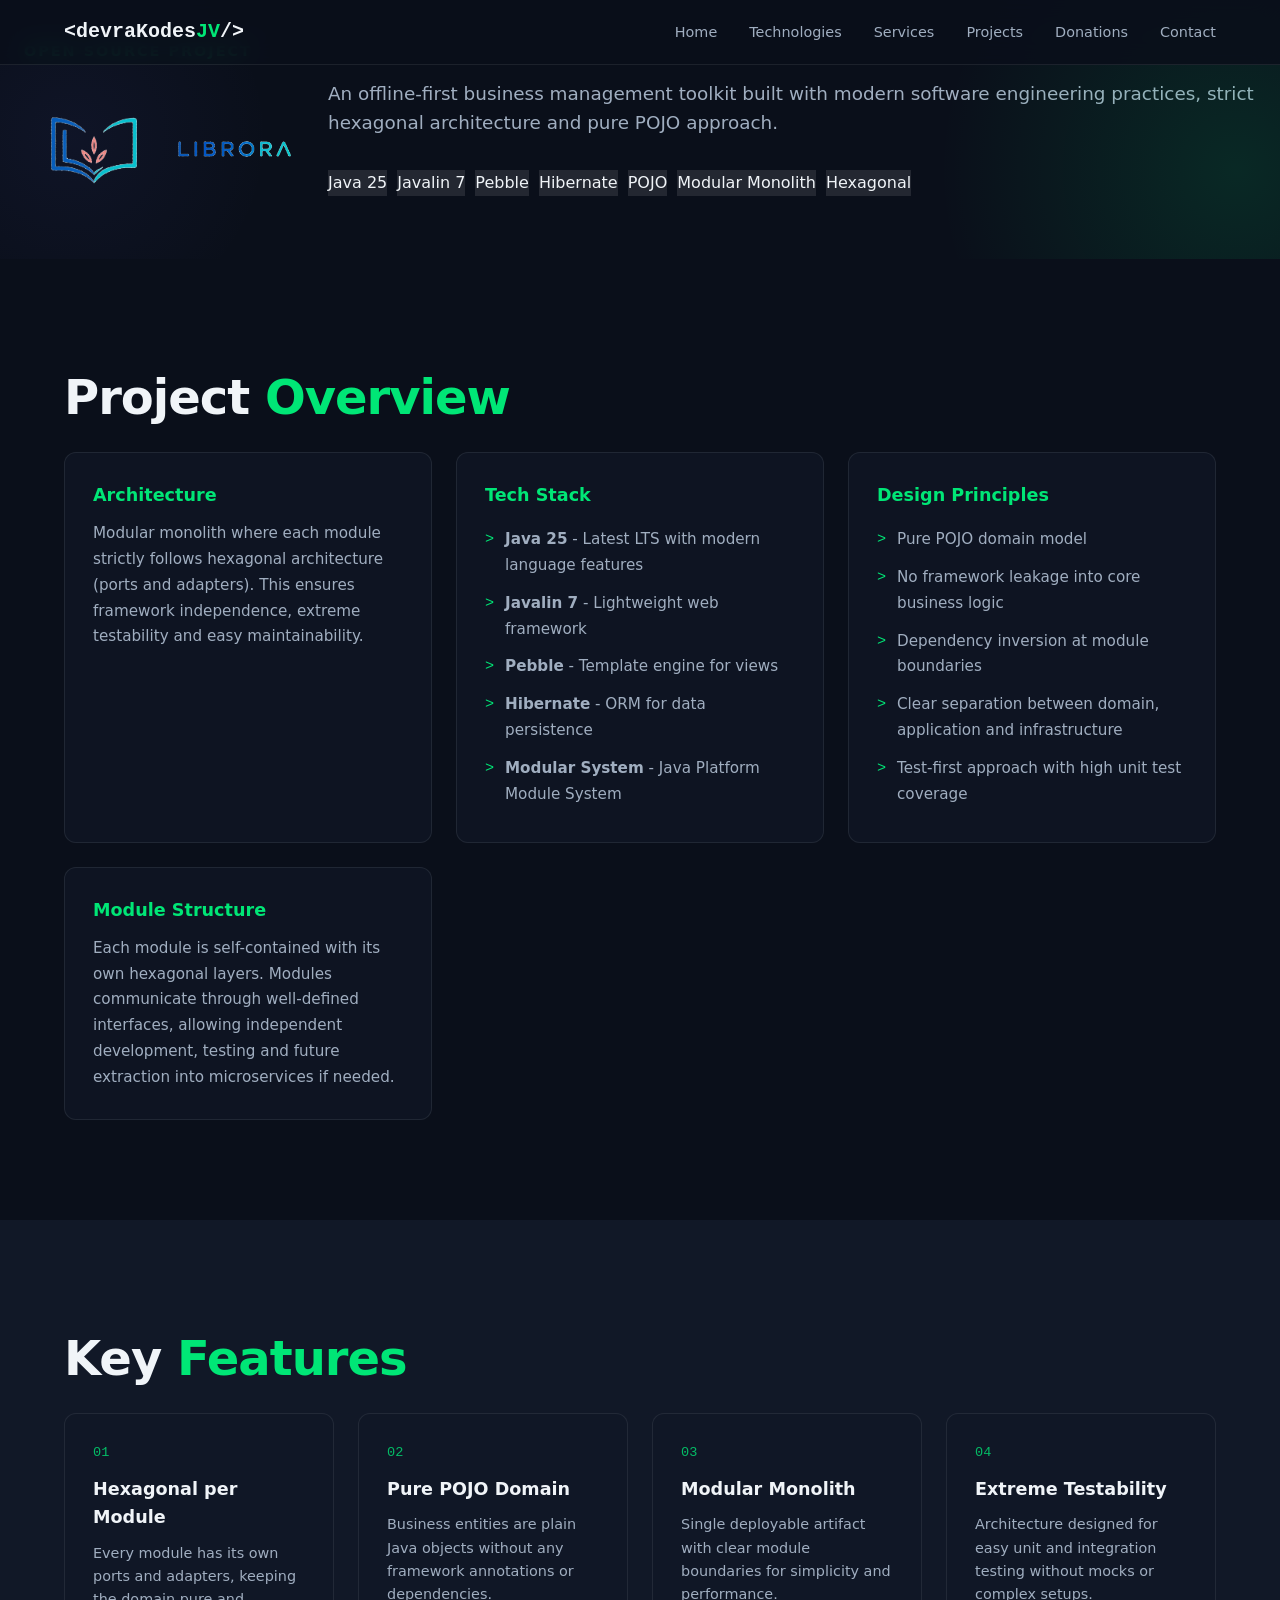
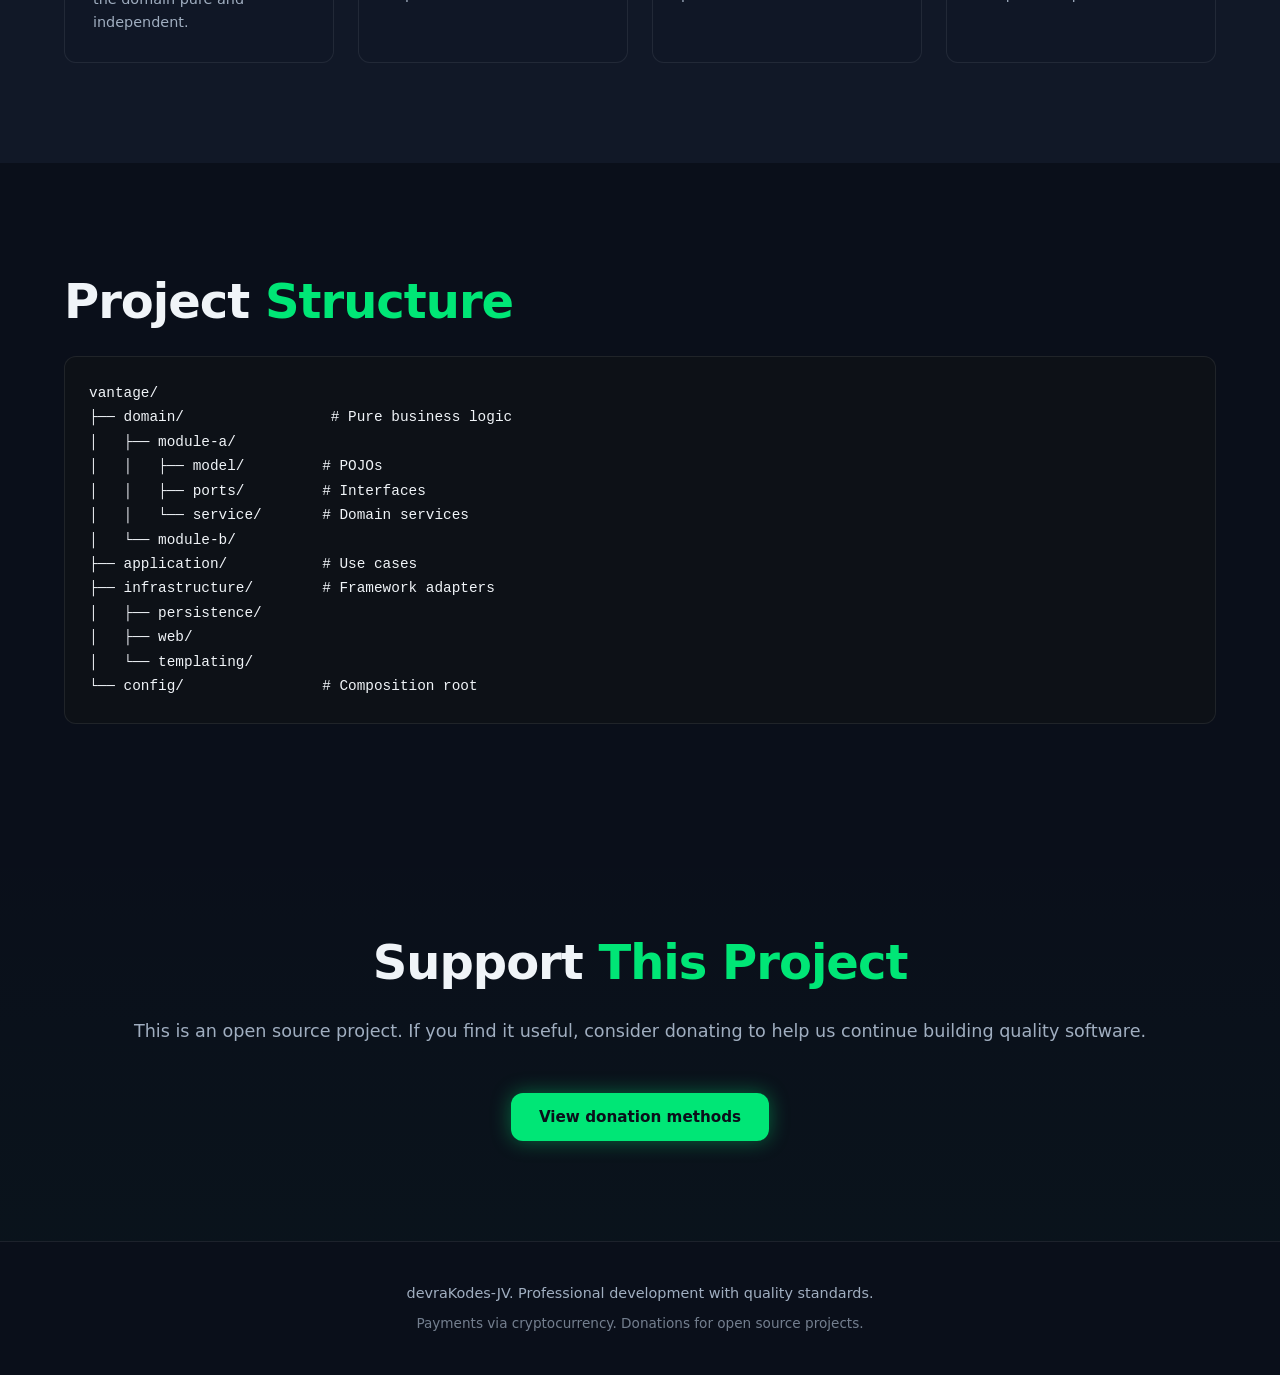
<file: projects/librora.html>
<!DOCTYPE html>
<html lang="en">
<head>
  <meta charset="UTF-8">
  <meta name="viewport" content="width=device-width, initial-scale=1.0">
  <title>Librora | devraKodes-JV</title>
  <link rel="stylesheet" href="../styles.css">
</head>
<body>
  <nav class="navbar">
    <div class="container">
      <a href="../" class="logo">&lt;devraKodes<span class="logo-accent">JV</span>/&gt;</a>
      <button class="nav-toggle" id="navToggle" aria-label="Menu">
        <span></span>
        <span></span>
        <span></span>
      </button>
      <ul class="nav-menu" id="navMenu">
        <li><a href="../#home">Home</a></li>
        <li><a href="../#technologies">Technologies</a></li>
        <li><a href="../#services">Services</a></li>
        <li><a href="../#projects">Projects</a></li>
        <li><a href="../#donations">Donations</a></li>
        <li><a href="../#contact">Contact</a></li>
      </ul>
    </div>
  </nav>

  <header class="hero hero-project">
    <div class="hero-full">
      <div class="hero-content">
        <p class="hero-pre">Open Source Project</p>
        <div class="project-hero-layout">
          <div class="project-hero-media">
            <img class="project-logo-large" src="../img/librora-logo.png" alt="Librora logo">
            <img class="project-logo-large" src="../img/librora-name.png" alt="Librora">
          </div>
          <div class="project-hero-info">
            <p class="hero-sub">An offline-first business management toolkit built with modern software engineering practices, strict hexagonal architecture and pure POJO approach.</p>
            <div class="hero-tags">
              <span class="tag">Java 25</span>
              <span class="tag">Javalin 7</span>
              <span class="tag">Pebble</span>
              <span class="tag">Hibernate</span>
              <span class="tag">POJO</span>
              <span class="tag">Modular Monolith</span>
              <span class="tag">Hexagonal</span>
            </div>
          </div>
        </div>
      </div>
    </div>
  </header>

  <section class="section">
    <div class="container">
      <h2 class="section-title">Project <span class="accent">Overview</span></h2>
      
      <div class="detail-grid">
        <div class="detail-card">
          <h3>Architecture</h3>
          <p>Modular monolith where each module strictly follows hexagonal architecture (ports and adapters). This ensures framework independence, extreme testability and easy maintainability.</p>
        </div>
        <div class="detail-card">
          <h3>Tech Stack</h3>
          <ul>
            <li><strong>Java 25</strong> - Latest LTS with modern language features</li>
            <li><strong>Javalin 7</strong> - Lightweight web framework</li>
            <li><strong>Pebble</strong> - Template engine for views</li>
            <li><strong>Hibernate</strong> - ORM for data persistence</li>
            <li><strong>Modular System</strong> - Java Platform Module System</li>
          </ul>
        </div>
        <div class="detail-card">
          <h3>Design Principles</h3>
          <ul>
            <li>Pure POJO domain model</li>
            <li>No framework leakage into core business logic</li>
            <li>Dependency inversion at module boundaries</li>
            <li>Clear separation between domain, application and infrastructure</li>
            <li>Test-first approach with high unit test coverage</li>
          </ul>
        </div>
        <div class="detail-card">
          <h3>Module Structure</h3>
          <p>Each module is self-contained with its own hexagonal layers. Modules communicate through well-defined interfaces, allowing independent development, testing and future extraction into microservices if needed.</p>
        </div>
      </div>
    </div>
  </section>

  <section class="section alt-section">
    <div class="container">
      <h2 class="section-title">Key <span class="accent">Features</span></h2>
      
      <div class="features-grid">
        <div class="feature-card">
          <div class="feature-number">01</div>
          <h4>Hexagonal per Module</h4>
          <p>Every module has its own ports and adapters, keeping the domain pure and independent.</p>
        </div>
        <div class="feature-card">
          <div class="feature-number">02</div>
          <h4>Pure POJO Domain</h4>
          <p>Business entities are plain Java objects without any framework annotations or dependencies.</p>
        </div>
        <div class="feature-card">
          <div class="feature-number">03</div>
          <h4>Modular Monolith</h4>
          <p>Single deployable artifact with clear module boundaries for simplicity and performance.</p>
        </div>
        <div class="feature-card">
          <div class="feature-number">04</div>
          <h4>Extreme Testability</h4>
          <p>Architecture designed for easy unit and integration testing without mocks or complex setups.</p>
        </div>
      </div>
    </div>
  </section>

  <section class="section">
    <div class="container">
      <h2 class="section-title">Project <span class="accent">Structure</span></h2>
      
      <div class="structure-block">
        <pre><code>vantage/
├── domain/                 # Pure business logic
│   ├── module-a/
│   │   ├── model/         # POJOs
│   │   ├── ports/         # Interfaces
│   │   └── service/       # Domain services
│   └── module-b/
├── application/           # Use cases
├── infrastructure/        # Framework adapters
│   ├── persistence/
│   ├── web/
│   └── templating/
└── config/                # Composition root</code></pre>
      </div>
    </div>
  </section>

  <section class="section cta-section">
    <div class="container">
      <h2 class="section-title">Support <span class="accent">This Project</span></h2>
      <p class="section-desc">This is an open source project. If you find it useful, consider donating to help us continue building quality software.</p>
      <a href="../#donations" class="btn btn-primary">View donation methods</a>
    </div>
  </section>

  <footer class="footer">
    <div class="container">
      <p>devraKodes-JV. Professional development with quality standards.</p>
      <p class="footer-sub">Payments via cryptocurrency. Donations for open source projects.</p>
    </div>
  </footer>

  <script src="../index.js"></script>
</body>
</html>
</file>
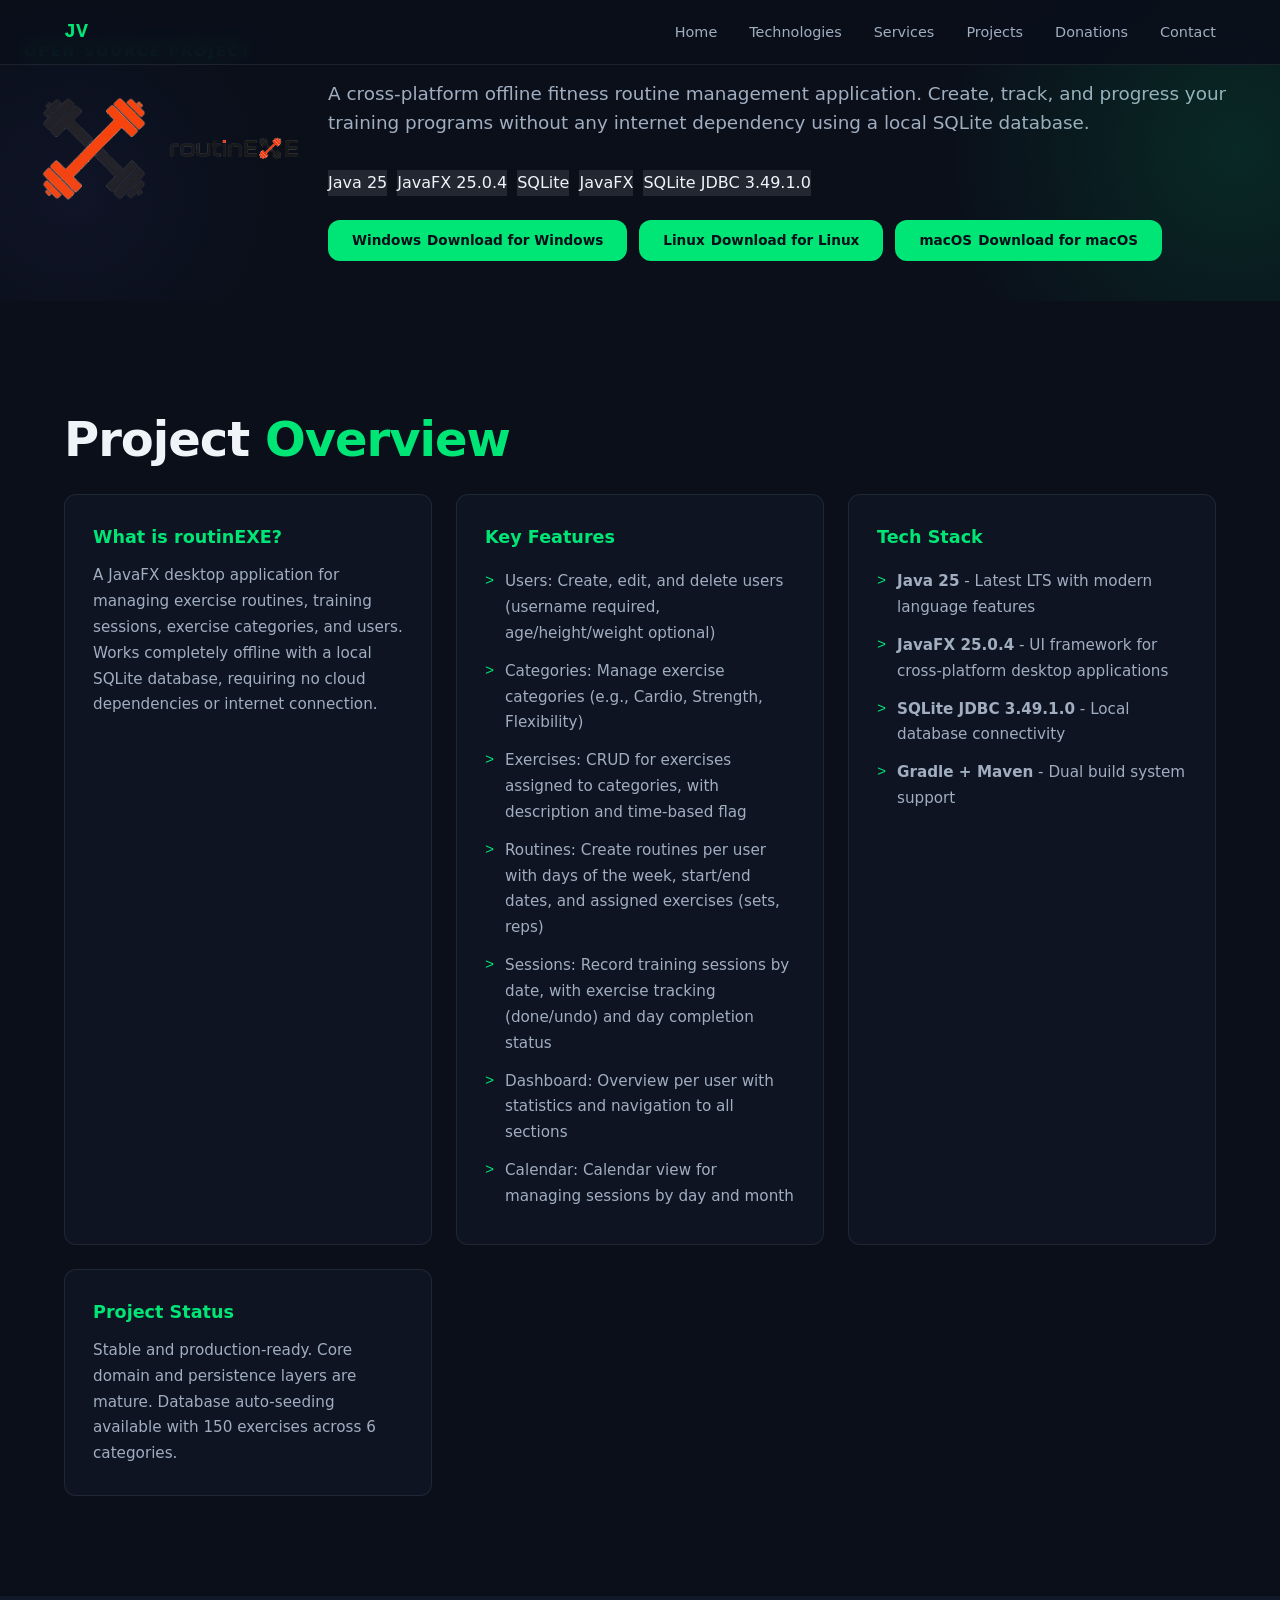
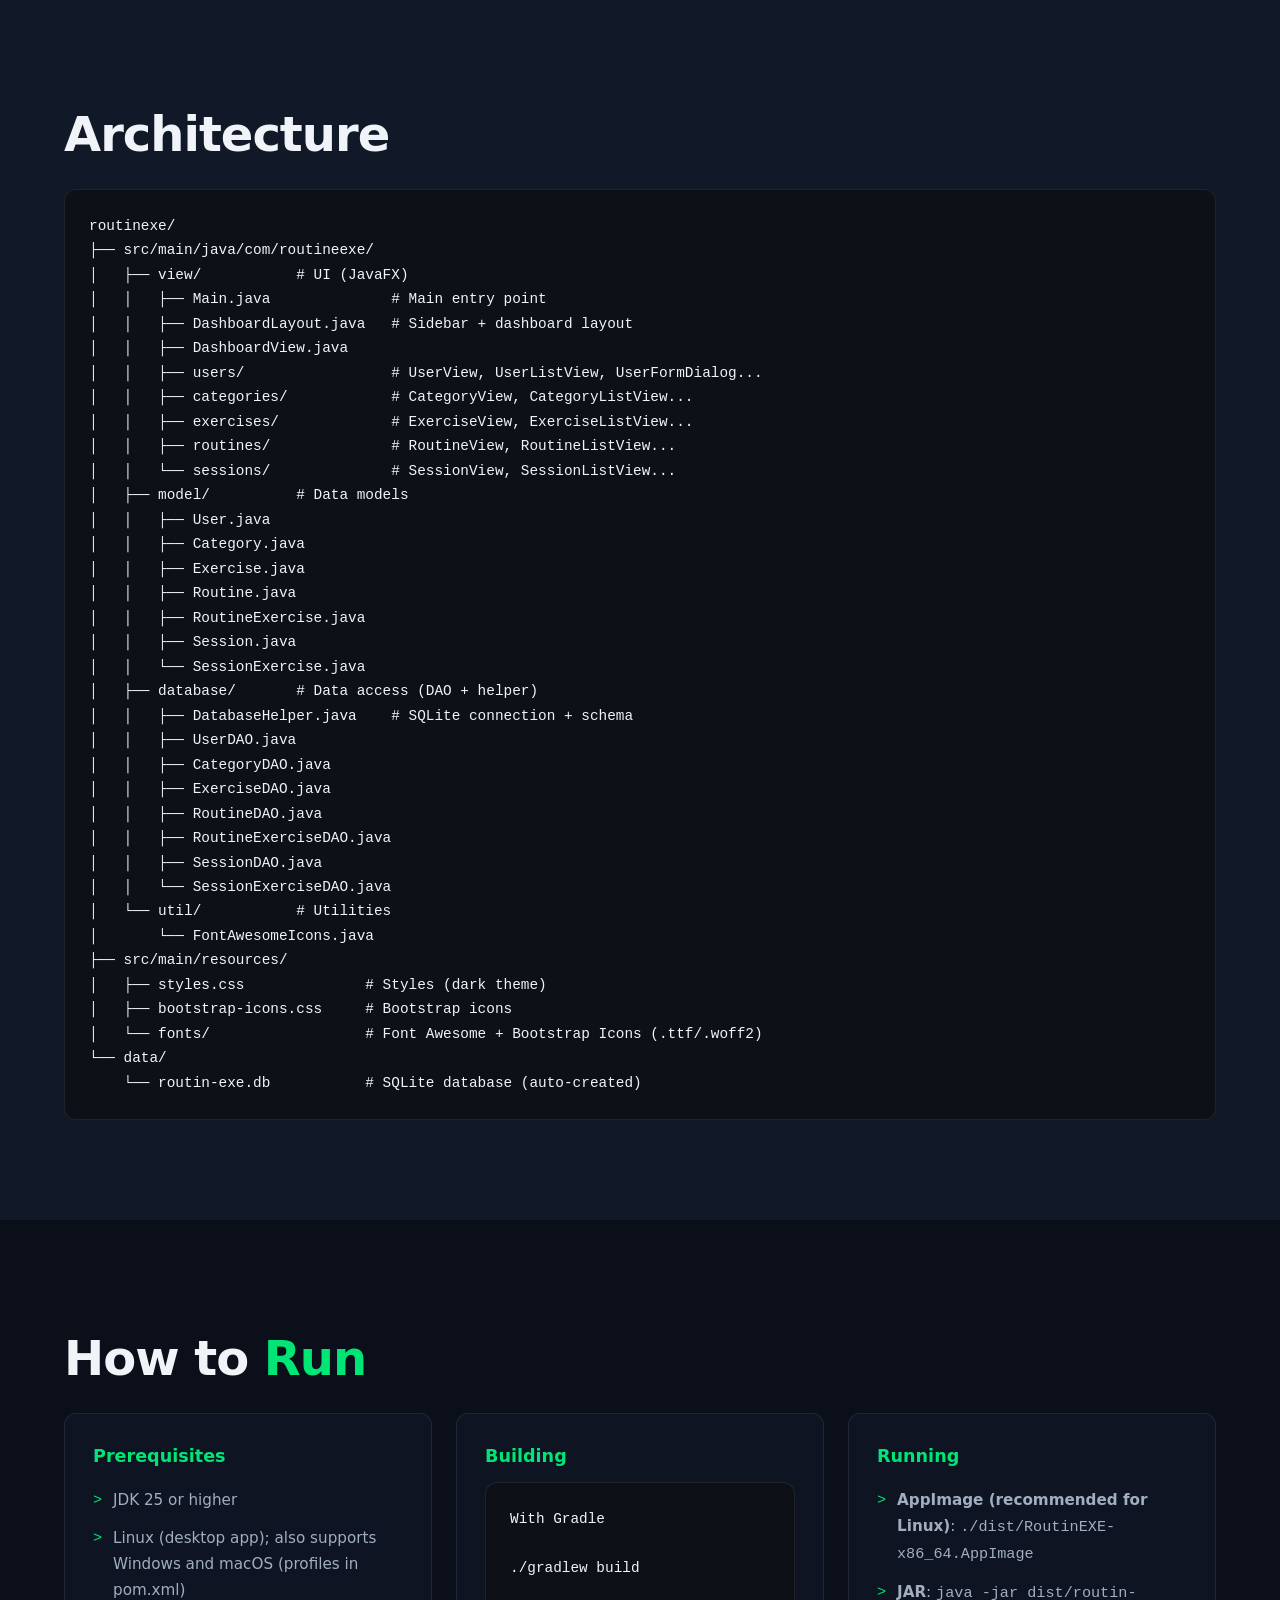
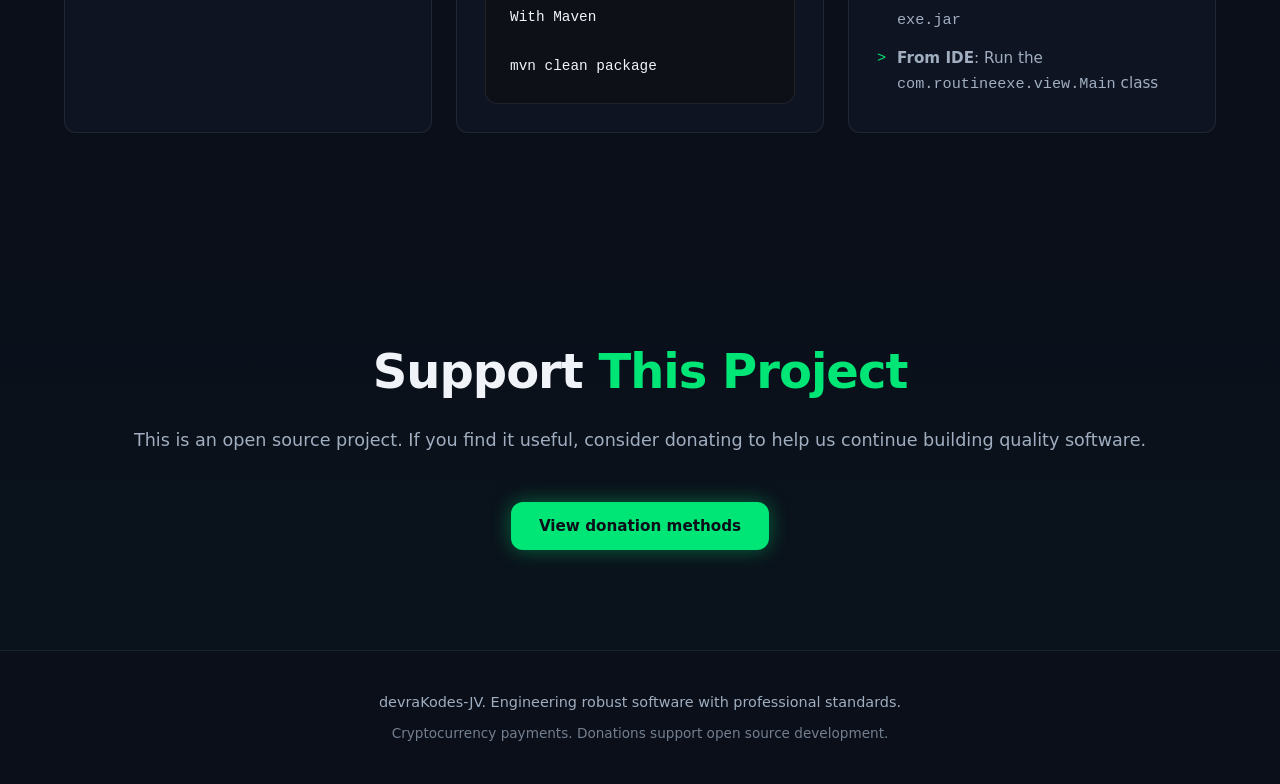
<file: projects/routinexe.html>
<!DOCTYPE html>
<html lang="en">
<head>
  <meta charset="UTF-8">
  <meta name="viewport" content="width=device-width, initial-scale=1.0">
  <title>routinEXE | devraKodes-JV</title>
  <link rel="stylesheet" href="../styles.css">
</head>
<body>
  <nav class="navbar">
    <div class="container">
      <a href="../" class="logo"><devraKodes<span class="logo-accent">JV</span></a>
      <button class="nav-toggle" id="navToggle" aria-label="Menu">
        <span></span>
        <span></span>
        <span></span>
      </button>
      <ul class="nav-menu" id="navMenu">
        <li><a href="../#home">Home</a></li>
        <li><a href="../#technologies">Technologies</a></li>
        <li><a href="../#services">Services</a></li>
        <li><a href="../#projects">Projects</a></li>
        <li><a href="../#donations">Donations</a></li>
        <li><a href="../#contact">Contact</a></li>
      </ul>
    </div>
  </nav>

  <header class="hero hero-project">
    <div class="hero-full">
      <div class="hero-content">
        <p class="hero-pre">Open Source Project</p>
        <div class="project-hero-layout">
          <div class="project-hero-media">
            <img class="project-logo-large" src="../img/rountinexe-logo.png" alt="routinEXE logo">
            <img class="project-logo-large" src="../img/rountinexe-name.png" alt="routinEXE">
          </div>
          <div class="project-hero-info">
            <p class="hero-sub">A cross-platform offline fitness routine management application. Create, track, and progress your training programs without any internet dependency using a local SQLite database.</p>
            <div class="hero-tags">
              <span class="tag">Java 25</span>
              <span class="tag">JavaFX 25.0.4</span>
              <span class="tag">SQLite</span>
              <span class="tag">JavaFX</span>
              <span class="tag">SQLite JDBC 3.49.1.0</span>
            </div>
            <div class="hero-downloads">
              <a href="https://github.com/devraKodes-JV/RoutinEXE/releases/download/v1.0.1/RoutinEXE-1.0.1.exe" class="btn btn-download" data-platform="windows">Download for Windows</a>
              <a href="https://github.com/devraKodes-JV/RoutinEXE/releases/download/v1.0.1/RoutinEXE-1.0.1.AppImage" class="btn btn-download" data-platform="linux">Download for Linux</a>
              <a href="https://github.com/devraKodes-JV/RoutinEXE/releases/download/v1.0.1/RoutinEXE-1.0.1.dmg" class="btn btn-download" data-platform="macos">Download for macOS</a>
            </div>
          </div>
        </div>
      </div>
    </div>
  </header>

  <section class="section">
    <div class="container">
      <h2 class="section-title">Project <span class="accent">Overview</span></h2>

      <div class="detail-grid">
        <div class="detail-card">
          <h3>What is routinEXE?</h3>
          <p>A JavaFX desktop application for managing exercise routines, training sessions, exercise categories, and users. Works completely offline with a local SQLite database, requiring no cloud dependencies or internet connection.</p>
        </div>
        <div class="detail-card">
          <h3>Key Features</h3>
          <ul>
            <li>Users: Create, edit, and delete users (username required, age/height/weight optional)</li>
            <li>Categories: Manage exercise categories (e.g., Cardio, Strength, Flexibility)</li>
            <li>Exercises: CRUD for exercises assigned to categories, with description and time-based flag</li>
            <li>Routines: Create routines per user with days of the week, start/end dates, and assigned exercises (sets, reps)</li>
            <li>Sessions: Record training sessions by date, with exercise tracking (done/undo) and day completion status</li>
            <li>Dashboard: Overview per user with statistics and navigation to all sections</li>
            <li>Calendar: Calendar view for managing sessions by day and month</li>
          </ul>
        </div>
        <div class="detail-card">
          <h3>Tech Stack</h3>
          <ul>
            <li><strong>Java 25</strong> - Latest LTS with modern language features</li>
            <li><strong>JavaFX 25.0.4</strong> - UI framework for cross-platform desktop applications</li>
            <li><strong>SQLite JDBC 3.49.1.0</strong> - Local database connectivity</li>
            <li><strong>Gradle + Maven</strong> - Dual build system support</li>
          </ul>
        </div>
        <div class="detail-card">
          <h3>Project Status</h3>
          <p>Stable and production-ready. Core domain and persistence layers are mature. Database auto-seeding available with 150 exercises across 6 categories.</p>
        </div>
      </div>
    </div>
  </section>

  <section class="section alt-section">
    <div class="container">
      <h2 class="section-title">Architecture</h2>

      <div class="structure-block">
        <pre><code>routinexe/
├── src/main/java/com/routineexe/
│   ├── view/           # UI (JavaFX)
│   │   ├── Main.java              # Main entry point
│   │   ├── DashboardLayout.java   # Sidebar + dashboard layout
│   │   ├── DashboardView.java
│   │   ├── users/                 # UserView, UserListView, UserFormDialog...
│   │   ├── categories/            # CategoryView, CategoryListView...
│   │   ├── exercises/             # ExerciseView, ExerciseListView...
│   │   ├── routines/              # RoutineView, RoutineListView...
│   │   └── sessions/              # SessionView, SessionListView...
│   ├── model/          # Data models
│   │   ├── User.java
│   │   ├── Category.java
│   │   ├── Exercise.java
│   │   ├── Routine.java
│   │   ├── RoutineExercise.java
│   │   ├── Session.java
│   │   └── SessionExercise.java
│   ├── database/       # Data access (DAO + helper)
│   │   ├── DatabaseHelper.java    # SQLite connection + schema
│   │   ├── UserDAO.java
│   │   ├── CategoryDAO.java
│   │   ├── ExerciseDAO.java
│   │   ├── RoutineDAO.java
│   │   ├── RoutineExerciseDAO.java
│   │   ├── SessionDAO.java
│   │   └── SessionExerciseDAO.java
│   └── util/           # Utilities
│       └── FontAwesomeIcons.java
├── src/main/resources/
│   ├── styles.css              # Styles (dark theme)
│   ├── bootstrap-icons.css     # Bootstrap icons
│   └── fonts/                  # Font Awesome + Bootstrap Icons (.ttf/.woff2)
└── data/
    └── routin-exe.db           # SQLite database (auto-created)</code></pre>
      </div>
    </div>
  </section>

  <section class="section">
    <div class="container">
      <h2 class="section-title">How to <span class="accent">Run</span></h2>

      <div class="detail-grid">
        <div class="detail-card">
          <h3>Prerequisites</h3>
          <ul>
            <li>JDK 25 or higher</li>
            <li>Linux (desktop app); also supports Windows and macOS (profiles in pom.xml)</li>
          </ul>
        </div>
        <div class="detail-card">
          <h3>Building</h3>
          <div class="structure-block">
            <pre><code>With Gradle

./gradlew build

With Maven

mvn clean package</code></pre>
          </div>
        </div>
        <div class="detail-card">
          <h3>Running</h3>
          <ul>
            <li><strong>AppImage (recommended for Linux)</strong>: <code>./dist/RoutinEXE-x86_64.AppImage</code></li>
            <li><strong>JAR</strong>: <code>java -jar dist/routin-exe.jar</code></li>
            <li><strong>From IDE</strong>: Run the <code>com.routineexe.view.Main</code> class</li>
          </ul>
        </div>
      </div>
    </div>
  </section>

  <section class="section cta-section">
    <div class="container">
      <h2 class="section-title">Support <span class="accent">This Project</span></h2>
      <p class="section-desc">This is an open source project. If you find it useful, consider donating to help us continue building quality software.</p>
      <a href="../#donations" class="btn btn-primary">View donation methods</a>
    </div>
  </section>

  <footer class="footer">
    <div class="container">
      <p>devraKodes-JV. Engineering robust software with professional standards.</p>
      <p class="footer-sub">Cryptocurrency payments. Donations support open source development.</p>
    </div>
  </footer>

  <script src="../index.js"></script>
</body>
</html>
</file>
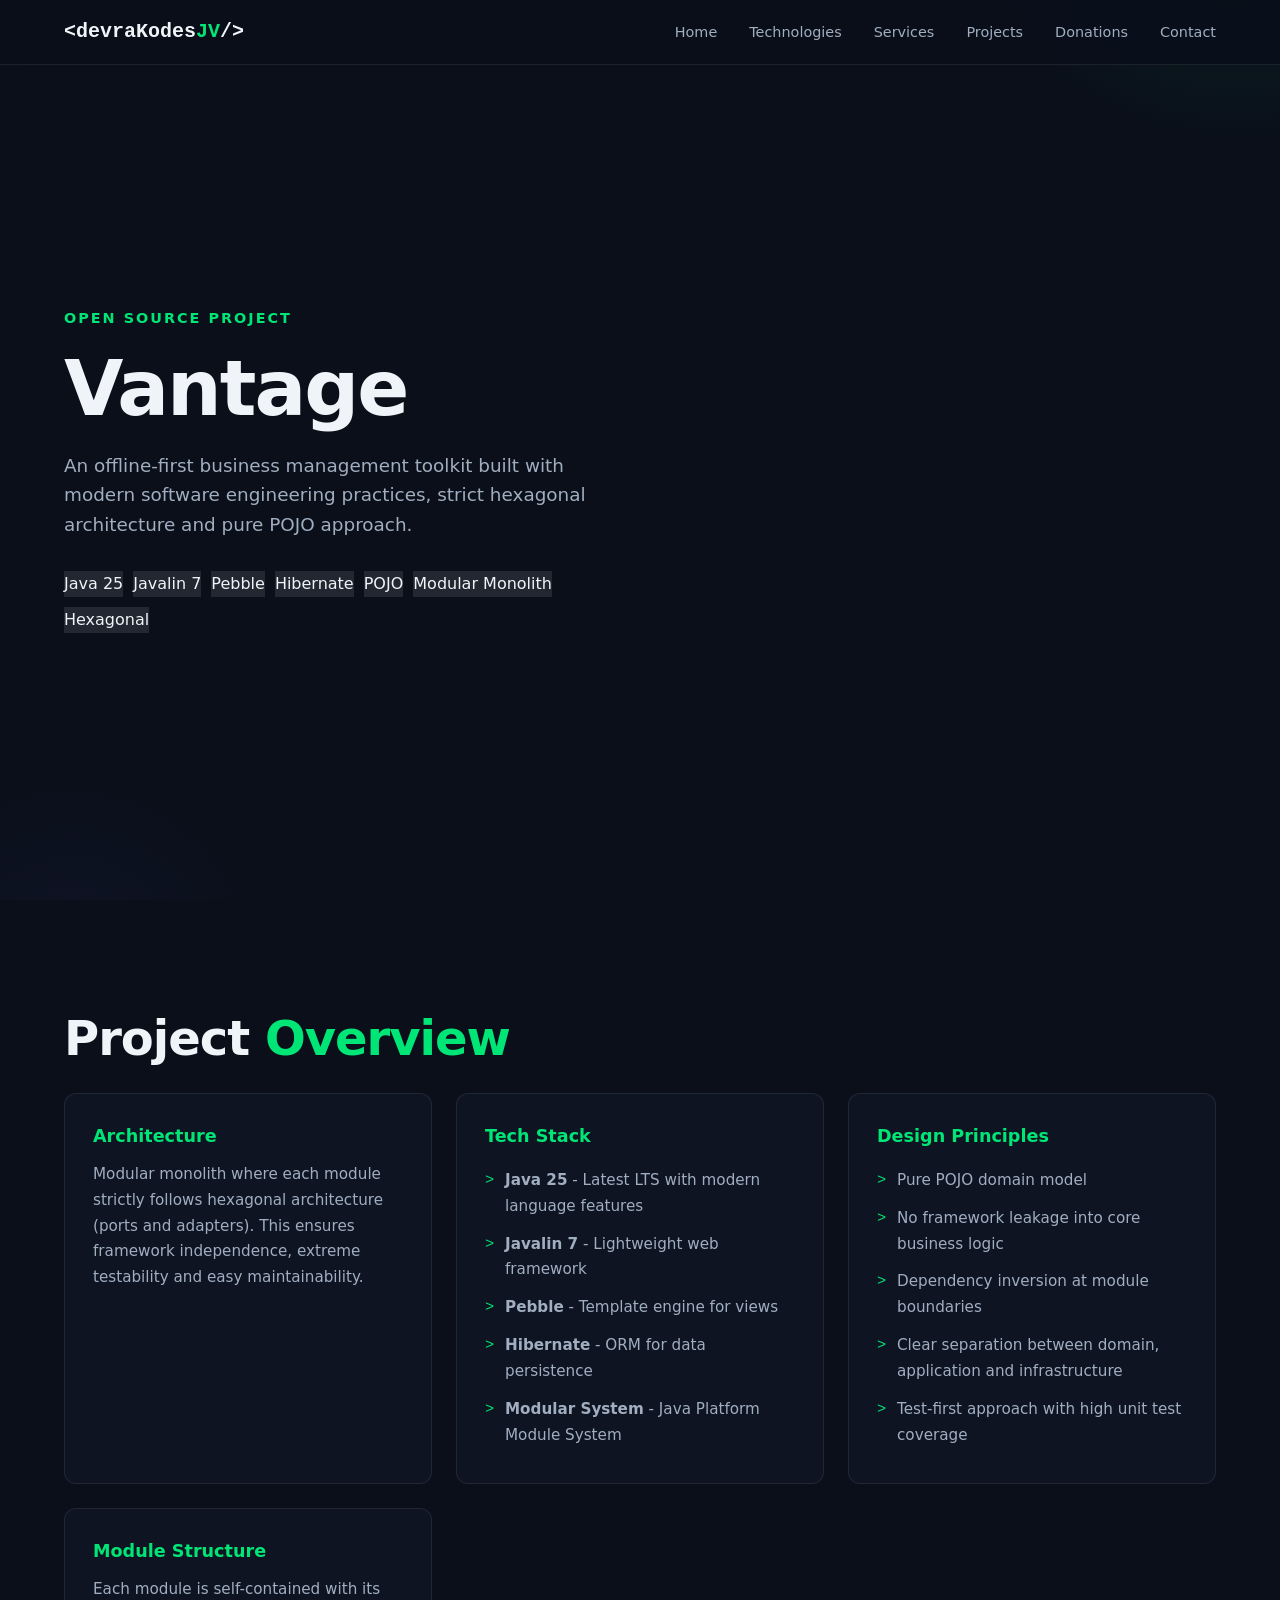
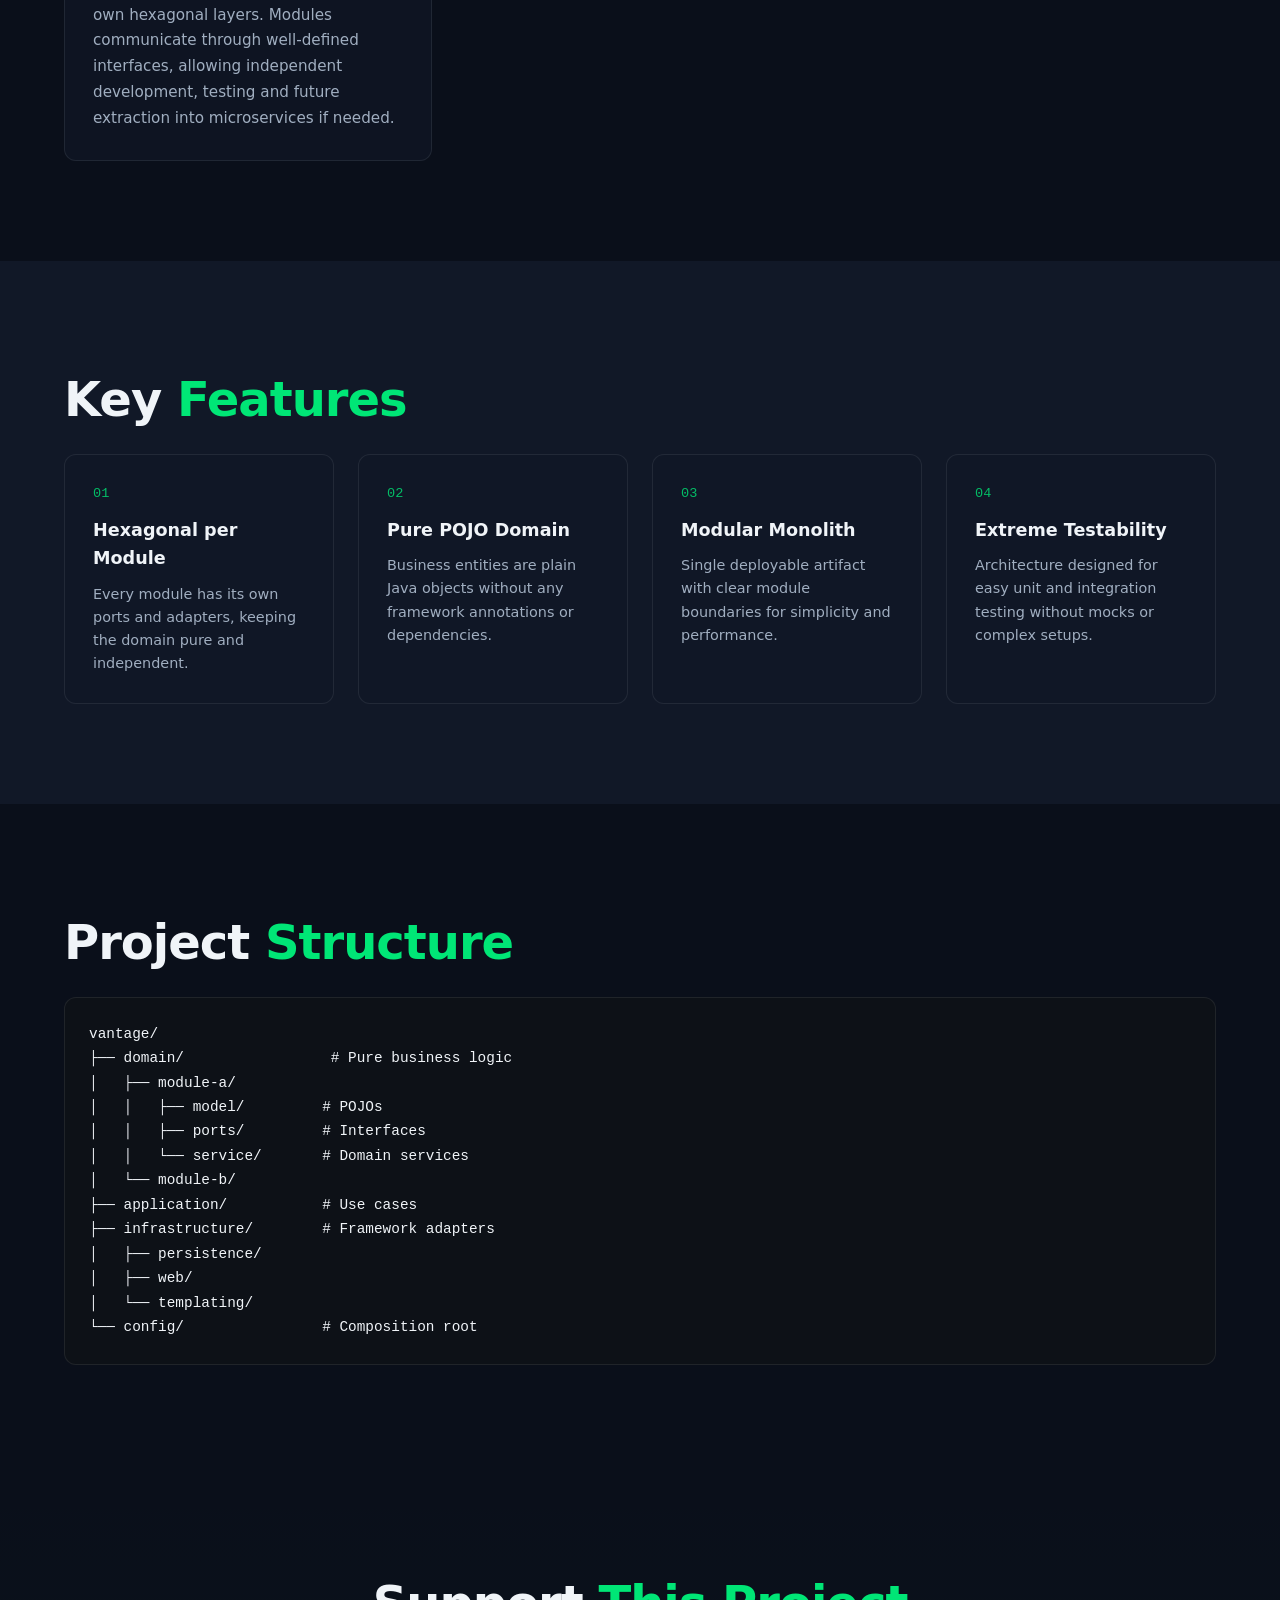
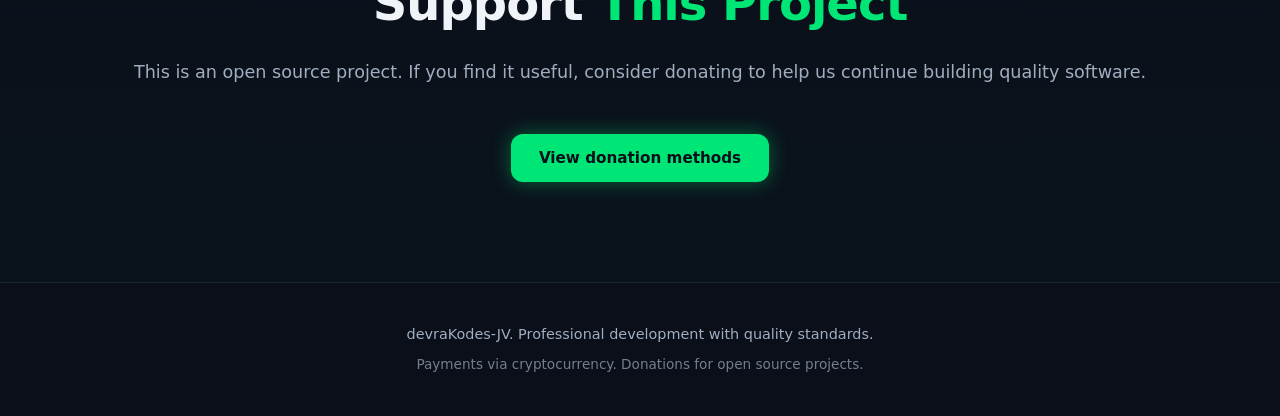
<file: projects/vantage.html>
<!DOCTYPE html>
<html lang="en">
<head>
  <meta charset="UTF-8">
  <meta name="viewport" content="width=device-width, initial-scale=1.0">
  <title>Vantage | devraKodes-JV</title>
  <link rel="stylesheet" href="../styles.css">
</head>
<body>
  <nav class="navbar">
    <div class="container">
      <a href="../" class="logo">&lt;devraKodes<span class="logo-accent">JV</span>/&gt;</a>
      <button class="nav-toggle" id="navToggle" aria-label="Menu">
        <span></span>
        <span></span>
        <span></span>
      </button>
      <ul class="nav-menu" id="navMenu">
        <li><a href="../#home">Home</a></li>
        <li><a href="../#technologies">Technologies</a></li>
        <li><a href="../#services">Services</a></li>
        <li><a href="../#projects">Projects</a></li>
        <li><a href="../#donations">Donations</a></li>
        <li><a href="../#contact">Contact</a></li>
      </ul>
    </div>
  </nav>

  <header class="hero">
    <div class="container">
      <div class="hero-content">
        <p class="hero-pre">Open Source Project</p>
        <h1 class="hero-title">Vantage</h1>
        <p class="hero-sub">An offline-first business management toolkit built with modern software engineering practices, strict hexagonal architecture and pure POJO approach.</p>
        <div class="hero-tags">
          <span class="tag">Java 25</span>
          <span class="tag">Javalin 7</span>
          <span class="tag">Pebble</span>
          <span class="tag">Hibernate</span>
          <span class="tag">POJO</span>
          <span class="tag">Modular Monolith</span>
          <span class="tag">Hexagonal</span>
        </div>
      </div>
    </div>
  </header>

  <section class="section">
    <div class="container">
      <h2 class="section-title">Project <span class="accent">Overview</span></h2>
      
      <div class="detail-grid">
        <div class="detail-card">
          <h3>Architecture</h3>
          <p>Modular monolith where each module strictly follows hexagonal architecture (ports and adapters). This ensures framework independence, extreme testability and easy maintainability.</p>
        </div>
        <div class="detail-card">
          <h3>Tech Stack</h3>
          <ul>
            <li><strong>Java 25</strong> - Latest LTS with modern language features</li>
            <li><strong>Javalin 7</strong> - Lightweight web framework</li>
            <li><strong>Pebble</strong> - Template engine for views</li>
            <li><strong>Hibernate</strong> - ORM for data persistence</li>
            <li><strong>Modular System</strong> - Java Platform Module System</li>
          </ul>
        </div>
        <div class="detail-card">
          <h3>Design Principles</h3>
          <ul>
            <li>Pure POJO domain model</li>
            <li>No framework leakage into core business logic</li>
            <li>Dependency inversion at module boundaries</li>
            <li>Clear separation between domain, application and infrastructure</li>
            <li>Test-first approach with high unit test coverage</li>
          </ul>
        </div>
        <div class="detail-card">
          <h3>Module Structure</h3>
          <p>Each module is self-contained with its own hexagonal layers. Modules communicate through well-defined interfaces, allowing independent development, testing and future extraction into microservices if needed.</p>
        </div>
      </div>
    </div>
  </section>

  <section class="section alt-section">
    <div class="container">
      <h2 class="section-title">Key <span class="accent">Features</span></h2>
      
      <div class="features-grid">
        <div class="feature-card">
          <div class="feature-number">01</div>
          <h4>Hexagonal per Module</h4>
          <p>Every module has its own ports and adapters, keeping the domain pure and independent.</p>
        </div>
        <div class="feature-card">
          <div class="feature-number">02</div>
          <h4>Pure POJO Domain</h4>
          <p>Business entities are plain Java objects without any framework annotations or dependencies.</p>
        </div>
        <div class="feature-card">
          <div class="feature-number">03</div>
          <h4>Modular Monolith</h4>
          <p>Single deployable artifact with clear module boundaries for simplicity and performance.</p>
        </div>
        <div class="feature-card">
          <div class="feature-number">04</div>
          <h4>Extreme Testability</h4>
          <p>Architecture designed for easy unit and integration testing without mocks or complex setups.</p>
        </div>
      </div>
    </div>
  </section>

  <section class="section">
    <div class="container">
      <h2 class="section-title">Project <span class="accent">Structure</span></h2>
      
      <div class="structure-block">
        <pre><code>vantage/
├── domain/                 # Pure business logic
│   ├── module-a/
│   │   ├── model/         # POJOs
│   │   ├── ports/         # Interfaces
│   │   └── service/       # Domain services
│   └── module-b/
├── application/           # Use cases
├── infrastructure/        # Framework adapters
│   ├── persistence/
│   ├── web/
│   └── templating/
└── config/                # Composition root</code></pre>
      </div>
    </div>
  </section>

  <section class="section cta-section">
    <div class="container">
      <h2 class="section-title">Support <span class="accent">This Project</span></h2>
      <p class="section-desc">This is an open source project. If you find it useful, consider donating to help us continue building quality software.</p>
      <a href="../#donations" class="btn btn-primary">View donation methods</a>
    </div>
  </section>

  <footer class="footer">
    <div class="container">
      <p>devraKodes-JV. Professional development with quality standards.</p>
      <p class="footer-sub">Payments via cryptocurrency. Donations for open source projects.</p>
    </div>
  </footer>

  <script src="../index.js"></script>
</body>
</html>
</file>
<file: styles.css>
:root {
  --bg-primary: #0a0f1a;
  --bg-secondary: #111827;
  --bg-card: rgba(17, 24, 39, 0.7);
  --text-primary: #f0f4f8;
  --text-secondary: #a0aec0;
  --accent: #00e676;
  --accent-dim: rgba(0, 230, 118, 0.15);
  --accent-glow: rgba(0, 230, 118, 0.4);
  --border: rgba(255, 255, 255, 0.08);
  --code-bg: #0d1117;
  --error: #ff5252;
  --radius: 12px;
  --max-width: 1200px;
  --transition: 0.3s cubic-bezier(0.4, 0, 0.2, 1);
}

* {
  margin: 0;
  padding: 0;
  box-sizing: border-box;
}

html {
  scroll-behavior: smooth;
}

body {
  font-family: system-ui, -apple-system, BlinkMacSystemFont, 'Segoe UI', Roboto, sans-serif;
  background-color: var(--bg-primary);
  color: var(--text-primary);
  line-height: 1.6;
  overflow-x: hidden;
}

.container {
  max-width: var(--max-width);
  margin: 0 auto;
  padding: 0 24px;
}

a {
  text-decoration: none;
  color: inherit;
  transition: color var(--transition);
}

ul {
  list-style: none;
}

code, pre {
  font-family: 'Courier New', Courier, monospace;
}

.btn {
  display: inline-flex;
  align-items: center;
  justify-content: center;
  padding: 12px 28px;
  border-radius: var(--radius);
  font-weight: 600;
  font-size: 0.95rem;
  cursor: pointer;
  border: none;
  transition: all var(--transition);
  position: relative;
  overflow: hidden;
}

.btn-primary {
  background: var(--accent);
  color: var(--bg-primary);
  box-shadow: 0 0 20px var(--accent-glow);
}

.btn-primary:hover {
  transform: translateY(-2px);
  box-shadow: 0 0 30px var(--accent-glow), 0 8px 25px rgba(0, 0, 0, 0.3);
}

.btn-secondary {
  background: transparent;
  color: var(--text-primary);
  border: 1px solid var(--border);
  backdrop-filter: blur(4px);
}

.btn-secondary:hover {
  border-color: var(--accent);
  color: var(--accent);
  transform: translateY(-2px);
}

.btn-copy {
  background: rgba(255, 255, 255, 0.05);
  color: var(--text-primary);
  border: 1px solid var(--border);
  padding: 8px 16px;
  font-size: 0.85rem;
  margin-top: 12px;
}

.btn-copy:hover {
  border-color: var(--accent);
  color: var(--accent);
}

.navbar {
  position: fixed;
  top: 0;
  left: 0;
  right: 0;
  z-index: 1000;
  padding: 16px 0;
  background: rgba(10, 15, 26, 0.85);
  backdrop-filter: blur(12px);
  border-bottom: 1px solid var(--border);
}

.navbar .container {
  display: flex;
  align-items: center;
  justify-content: space-between;
}

.logo {
  font-family: 'Courier New', Courier, monospace;
  font-weight: 700;
  font-size: 1.25rem;
  color: var(--text-primary);
}

.logo-accent {
  color: var(--accent);
}

.nav-menu {
  display: flex;
  gap: 32px;
}

.nav-menu a {
  font-size: 0.9rem;
  font-weight: 500;
  color: var(--text-secondary);
  position: relative;
}

.nav-menu a:hover,
.nav-menu a.active {
  color: var(--accent);
}

.nav-menu a::after {
  content: '';
  position: absolute;
  bottom: -6px;
  left: 0;
  width: 0;
  height: 2px;
  background: var(--accent);
  transition: width var(--transition);
}

.nav-menu a:hover::after,
.nav-menu a.active::after {
  width: 100%;
}

.nav-toggle {
  display: none;
  flex-direction: column;
  gap: 5px;
  background: none;
  border: none;
  cursor: pointer;
  padding: 4px;
}

.nav-toggle span {
  display: block;
  width: 24px;
  height: 2px;
  background: var(--text-primary);
  transition: all var(--transition);
}

.nav-toggle.active span:nth-child(1) {
  transform: rotate(45deg) translate(5px, 5px);
}

.nav-toggle.active span:nth-child(2) {
  opacity: 0;
}

.nav-toggle.active span:nth-child(3) {
  transform: rotate(-45deg) translate(5px, -5px);
}

.hero {
  min-height: 100vh;
  display: flex;
  align-items: center;
  padding: 120px 0 80px;
  position: relative;
  overflow: hidden;
  width: 100%;
}

.hero::before {
  content: '';
  position: absolute;
  top: -50%;
  right: -20%;
  width: 600px;
  height: 600px;
  background: radial-gradient(circle, var(--accent-glow) 0%, transparent 70%);
  opacity: 0.3;
  pointer-events: none;
}

.hero::after {
  content: '';
  position: absolute;
  bottom: -30%;
  left: -10%;
  width: 400px;
  height: 400px;
  background: radial-gradient(circle, rgba(99, 102, 241, 0.3) 0%, transparent 70%);
  opacity: 0.2;
  pointer-events: none;
}

.hero .container {
  display: grid;
  grid-template-columns: 1fr 1fr;
  gap: 60px;
  align-items: center;
  position: relative;
  z-index: 1;
}

.hero-pre {
  color: var(--accent);
  font-weight: 600;
  font-size: 0.9rem;
  letter-spacing: 2px;
  text-transform: uppercase;
  margin-bottom: 16px;
}

.hero-title {
  font-size: clamp(3rem, 6vw, 5rem);
  font-weight: 800;
  line-height: 1.1;
  margin-bottom: 20px;
  letter-spacing: -2px;
}

.hero-project {
  min-height: auto;
  padding: 40px 0 24px;
  flex-direction: column;
  align-items: stretch;
  width: 100%;
}
.hero-full {
  width: 100%;
  max-width: 100%;
  padding: 0 24px;
}

.project-hero-layout {
  display: flex;
  gap: 24px;
  align-items: flex-start;
  margin-bottom: 16px;
  width: 100%;
}

.project-hero-media {
  display: flex;
  flex-direction: row;
  gap: 0;
  align-items: center;
  flex-shrink: 0;
}

.project-hero-info {
  flex: 1;
  min-width: 0;
}

.project-logo-large {
  width: 140px;
  height: 140px;
  flex-shrink: 0;
  border-radius: 12px;
  object-fit: contain;
}

.hero-accent {
  color: var(--accent);
}

.hero-sub {
  font-size: 1.15rem;
  color: var(--text-secondary);
  margin-top: 0;
  margin-bottom: 32px;
  max-width: 100%;
}

.project-hero-info .hero-sub {
  margin-top: 0;
}

.hero-cta {
  display: flex;
  gap: 16px;
  flex-wrap: wrap;
}

.hero-code {
  background: var(--code-bg);
  border: 1px solid var(--border);
  border-radius: var(--radius);
  padding: 24px;
  overflow-x: auto;
  box-shadow: 0 20px 60px rgba(0, 0, 0, 0.4);
  position: relative;
}

.hero-code::before {
  content: 'Java';
  position: absolute;
  top: 12px;
  right: 16px;
  font-size: 0.75rem;
  color: var(--text-secondary);
  opacity: 0.6;
}

.hero-code pre {
  font-size: 0.9rem;
  line-height: 1.7;
  color: var(--text-primary);
}

.code-keyword {
  color: #ff79c6;
}

.code-class {
  color: #8be9fd;
}

.code-string {
  color: #f1fa8c;
}

.section {
  padding: 100px 0;
  position: relative;
}

.section-title {
  font-size: clamp(2rem, 4vw, 3rem);
  font-weight: 800;
  margin-bottom: 16px;
  letter-spacing: -1px;
}

.section-desc {
  color: var(--text-secondary);
  font-size: 1.1rem;
  margin-bottom: 48px;
}

.accent {
  color: var(--accent);
}

.tech-section {
  background: linear-gradient(180deg, transparent 0%, rgba(0, 230, 118, 0.02) 100%);
}

.tech-grid {
  display: grid;
  grid-template-columns: repeat(auto-fit, minmax(260px, 1fr));
  gap: 24px;
}

.tech-card {
  background: var(--bg-card);
  border: 1px solid var(--border);
  border-radius: var(--radius);
  padding: 28px;
  transition: all var(--transition);
  position: relative;
  overflow: hidden;
}

.tech-card::before {
  content: '';
  position: absolute;
  top: 0;
  left: 0;
  right: 0;
  height: 2px;
  background: linear-gradient(90deg, transparent, var(--accent), transparent);
  opacity: 0;
  transition: opacity var(--transition);
}

.tech-card:hover {
  transform: translateY(-6px);
  border-color: rgba(0, 230, 118, 0.3);
  box-shadow: 0 20px 40px rgba(0, 0, 0, 0.3);
}

.tech-card:hover::before {
  opacity: 1;
}

.tech-icon {
  width: 48px;
  height: 48px;
  display: flex;
  align-items: center;
  justify-content: center;
  background: var(--accent-dim);
  border-radius: 10px;
  color: var(--accent);
  flex-shrink: 0;
}

.tech-icon svg {
  width: 24px;
  height: 24px;
}

.tech-header {
  display: flex;
  justify-content: flex-start;
  align-items: center;
  gap: 12px;
  margin-bottom: 12px;
}

.tech-card h3 {
  font-size: 1.1rem;
  font-weight: 600;
}

.tech-card ul li {
  color: var(--text-secondary);
  font-size: 0.9rem;
  padding: 4px 0;
  position: relative;
  padding-left: 16px;
}

.tech-card ul li::before {
  content: '>';
  position: absolute;
  left: 0;
  color: var(--accent);
  font-family: 'Courier New', Courier, monospace;
}

.services-section {
  background: var(--bg-secondary);
}

.services-grid {
  display: grid;
  grid-template-columns: repeat(auto-fit, minmax(260px, 1fr));
  gap: 24px;
}

.service-card {
  background: var(--bg-card);
  border: 1px solid var(--border);
  border-radius: var(--radius);
  padding: 32px;
  transition: all var(--transition);
  position: relative;
}

.service-card:hover {
  transform: translateY(-6px);
  border-color: rgba(0, 230, 118, 0.3);
}

.service-number {
  font-family: 'Courier New', Courier, monospace;
  font-size: 0.85rem;
  color: var(--accent);
  background: rgba(0, 230, 118, 0.1);
  border: 1px solid rgba(0, 230, 118, 0.3);
  width: 36px;
  height: 36px;
  display: flex;
  align-items: center;
  justify-content: center;
  border-radius: 8px;
  flex-shrink: 0;
}

.service-header {
  display: flex;
  justify-content: flex-start;
  align-items: center;
  gap: 12px;
  margin-bottom: 12px;
}

.service-card h3 {
  font-size: 1.2rem;
  font-weight: 600;
}

.service-card p {
  color: var(--text-secondary);
  font-size: 0.95rem;
}

.service-note {
  margin-top: 32px;
  padding: 24px;
  background: rgba(0, 230, 118, 0.05);
  border: 1px solid rgba(0, 230, 118, 0.2);
  border-radius: var(--radius);
  color: var(--text-secondary);
  font-size: 0.95rem;
  line-height: 1.7;
}

.service-note strong {
  color: var(--text-primary);
}

.projects-section {
  background: linear-gradient(180deg, transparent 0%, rgba(0, 230, 118, 0.02) 100%);
}

.projects-grid {
  display: grid;
  grid-template-columns: repeat(auto-fit, minmax(280px, 1fr));
  gap: 20px;
}

.project-card {
  background: var(--bg-card);
  border: 1px solid var(--border);
  border-radius: var(--radius);
  padding: 24px;
  transition: all var(--transition);
  position: relative;
  display: flex;
  flex-direction: column;
  gap: 12px;
}

.project-card:hover {
  border-color: rgba(0, 230, 118, 0.3);
  box-shadow: 0 12px 40px rgba(0, 0, 0, 0.3);
  transform: translateY(-4px);
}

.project-card.featured {
  border-color: rgba(0, 230, 118, 0.2);
  background: linear-gradient(135deg, rgba(0, 230, 118, 0.05), transparent);
}

.project-badge {
  display: inline-block;
  background: var(--accent);
  color: var(--bg-primary);
  font-size: 0.7rem;
  font-weight: 700;
  padding: 3px 10px;
  border-radius: 20px;
  letter-spacing: 1px;
  text-transform: uppercase;
  flex-shrink: 0;
}

.project-card h3 {
  font-size: 1.1rem;
  font-weight: 700;
}

.project-header {
  display: flex;
  justify-content: space-between;
  align-items: center;
  gap: 16px;
}

.project-title-group {
  display: flex;
  align-items: center;
  gap: 10px;
  min-width: 0;
  flex: 1;
}

.project-title-group h3 {
  white-space: nowrap;
  overflow: hidden;
  text-overflow: ellipsis;
}

.project-logo {
  width: 64px;
  height: 64px;
  flex-shrink: 0;
  border-radius: 8px;
}

.project-desc {
  color: var(--text-secondary);
  font-size: 0.85rem;
  line-height: 1.5;
}

.project-tags {
  display: flex;
  flex-wrap: wrap;
  gap: 8px;
}

.project-link {
  margin-top: auto;
  color: var(--accent);
  font-weight: 600;
  font-size: 0.85rem;
  padding-top: 8px;
}

.donations-section {
  background: var(--bg-secondary);
}

.donation-methods {
  display: grid;
  grid-template-columns: repeat(auto-fit, minmax(280px, 1fr));
  gap: 24px;
}

.donation-card {
  background: var(--bg-card);
  border: 1px solid var(--border);
  border-radius: var(--radius);
  padding: 32px;
  text-align: center;
  transition: all var(--transition);
}

.donation-card:hover {
  transform: translateY(-6px);
  border-color: rgba(0, 230, 118, 0.3);
  box-shadow: 0 20px 40px rgba(0, 0, 0, 0.3);
}

.crypto-icon {
  width: 56px;
  height: 56px;
  margin: 0 auto 20px;
  border-radius: 50%;
  display: flex;
  align-items: center;
  justify-content: center;
  font-size: 1.5rem;
}

.crypto-icon.btc {
  background: rgba(247, 147, 26, 0.15);
  color: #f7931a;
}

.crypto-icon.eth {
  background: rgba(98, 126, 234, 0.15);
  color: #627eea;
}

.crypto-icon.usdt {
  background: rgba(38, 161, 123, 0.15);
  color: #26a17b;
}

.donation-card h4 {
  font-size: 1.1rem;
  margin-bottom: 12px;
}

.crypto-address {
  font-family: 'Courier New', Courier, monospace;
  font-size: 0.8rem;
  color: var(--text-secondary);
  word-break: break-all;
  background: rgba(0, 0, 0, 0.2);
  padding: 12px;
  border-radius: 8px;
  margin-bottom: 8px;
}

.contact-section {
  background: linear-gradient(180deg, transparent 0%, rgba(0, 230, 118, 0.02) 100%);
}

.contact-wrapper {
  display: grid;
  grid-template-columns: 1.5fr 1fr;
  gap: 48px;
  align-items: start;
}

.contact-form {
  display: grid;
  grid-template-columns: 1fr 1fr;
  gap: 20px;
}

.form-group {
  display: flex;
  flex-direction: column;
  gap: 8px;
}

.form-group.full {
  grid-column: 1 / -1;
}

.form-group label {
  font-size: 0.85rem;
  font-weight: 600;
  color: var(--text-secondary);
  text-transform: uppercase;
  letter-spacing: 1px;
}

.form-group input,
.form-group select,
.form-group textarea {
  background: var(--bg-card);
  border: 1px solid var(--border);
  border-radius: 8px;
  padding: 12px 16px;
  color: var(--text-primary);
  font-family: inherit;
  font-size: 0.95rem;
  transition: all var(--transition);
}

.form-group input:focus,
.form-group select:focus,
.form-group textarea:focus {
  outline: none;
  border-color: var(--accent);
  box-shadow: 0 0 0 3px var(--accent-dim);
}

.form-group textarea {
  resize: vertical;
  min-height: 120px;
}

.btn-submit {
  grid-column: 1 / -1;
  justify-self: start;
}

.contact-info {
  display: flex;
  flex-direction: column;
  gap: 20px;
}

.info-card {
  background: var(--bg-card);
  border: 1px solid var(--border);
  border-radius: var(--radius);
  padding: 24px;
  transition: all var(--transition);
}

.info-card:hover {
  border-color: rgba(0, 230, 118, 0.3);
}

.info-card h4 {
  font-size: 0.85rem;
  color: var(--text-secondary);
  text-transform: uppercase;
  letter-spacing: 1px;
  margin-bottom: 8px;
}

.info-card p {
  font-size: 1rem;
  font-weight: 600;
}

.footer {
  padding: 40px 0;
  border-top: 1px solid var(--border);
  text-align: center;
  color: var(--text-secondary);
  font-size: 0.9rem;
}

.footer-sub {
  margin-top: 8px;
  font-size: 0.85rem;
  opacity: 0.7;
}

/* Animaciones */
.fade-in {
  opacity: 0;
  transform: translateY(30px);
  transition: opacity 0.6s ease, transform 0.6s ease;
}

.fade-in.visible {
  opacity: 1;
  transform: translateY(0);
}

/* Responsive */
@media (max-width: 968px) {
  .hero .container {
    grid-template-columns: 1fr;
    gap: 40px;
  }

  .hero-code {
    order: -1;
  }

  .project-logo-large {
    width: 120px;
    height: 120px;
  }

  .project-hero-layout {
    flex-direction: column;
    gap: 16px;
  }

  .contact-wrapper {
    grid-template-columns: 1fr;
  }

  .nav-menu {
    position: fixed;
    top: 60px;
    left: 0;
    right: 0;
    background: rgba(10, 15, 26, 0.95);
    backdrop-filter: blur(12px);
    flex-direction: column;
    padding: 24px;
    gap: 16px;
    border-bottom: 1px solid var(--border);
    transform: translateY(-120%);
    transition: transform var(--transition);
  }

  .nav-menu.open {
    transform: translateY(0);
  }

  .nav-toggle {
    display: flex;
  }
}

@media (max-width: 640px) {
  .contact-form {
    grid-template-columns: 1fr;
  }

  .btn-submit {
    grid-column: 1;
  }

  .hero-cta {
    flex-direction: column;
  }

  .project-logo-large {
    width: 100px;
    height: 100px;
  }

  .project-hero-layout {
    flex-direction: column;
    gap: 12px;
  }

  .btn {
    width: 100%;
  }
}

/* Project Detail Page */
.hero-tags {
  display: flex;
  flex-wrap: wrap;
  gap: 10px;
  margin-top: 20px;
}

.hero-downloads {
  display: flex;
  flex-wrap: wrap;
  gap: 12px;
  margin-top: 24px;
}

.btn-download {
  background: var(--accent);
  color: var(--bg-primary);
  padding: 10px 24px;
  font-size: 0.85rem;
  font-weight: 600;
}

.btn-download[data-platform="windows"]::before {
  content: "Windows ";
  margin-right: 6px;
}

.btn-download[data-platform="linux"]::before {
  content: "Linux ";
  margin-right: 6px;
}

.btn-download[data-platform="macos"]::before {
  content: "macOS ";
  margin-right: 6px;
}

.hero-tags .tag {
  background: rgba(255, 255, 255, 0.1);
  border-color: rgba(255, 255, 255, 0.2);
}

.detail-grid {
  display: grid;
  grid-template-columns: repeat(auto-fit, minmax(280px, 1fr));
  gap: 24px;
}

.detail-card {
  background: var(--bg-card);
  border: 1px solid var(--border);
  border-radius: var(--radius);
  padding: 28px;
  transition: all var(--transition);
}

.detail-card:hover {
  border-color: rgba(0, 230, 118, 0.3);
  transform: translateY(-4px);
}

.detail-card h3 {
  font-size: 1.1rem;
  margin-bottom: 12px;
  color: var(--accent);
}

.detail-card p,
.detail-card li {
  color: var(--text-secondary);
  font-size: 0.95rem;
  line-height: 1.7;
}

.detail-card ul {
  list-style: none;
  padding: 0;
}

.detail-card ul li {
  padding: 6px 0;
  padding-left: 20px;
  position: relative;
}

.detail-card ul li::before {
  content: '>';
  position: absolute;
  left: 0;
  color: var(--accent);
  font-family: 'Courier New', Courier, monospace;
}

.alt-section {
  background: var(--bg-secondary);
}

.features-grid {
  display: grid;
  grid-template-columns: repeat(auto-fit, minmax(260px, 1fr));
  gap: 24px;
}

.feature-card {
  background: var(--bg-card);
  border: 1px solid var(--border);
  border-radius: var(--radius);
  padding: 28px;
  transition: all var(--transition);
  position: relative;
}

.feature-card:hover {
  border-color: rgba(0, 230, 118, 0.3);
  transform: translateY(-4px);
}

.feature-number {
  font-family: 'Courier New', Courier, monospace;
  font-size: 0.85rem;
  color: var(--accent);
  margin-bottom: 12px;
  opacity: 0.8;
}

.feature-card h4 {
  font-size: 1.1rem;
  margin-bottom: 10px;
  font-weight: 600;
}

.feature-card p {
  color: var(--text-secondary);
  font-size: 0.9rem;
  line-height: 1.6;
}

.structure-block {
  background: var(--code-bg);
  border: 1px solid var(--border);
  border-radius: var(--radius);
  padding: 24px;
  overflow-x: auto;
}

.structure-block pre {
  font-family: 'Courier New', Courier, monospace;
  font-size: 0.9rem;
  line-height: 1.7;
  color: var(--text-primary);
}

.cta-section {
  background: linear-gradient(180deg, transparent 0%, rgba(0, 230, 118, 0.02) 100%);
  text-align: center;
}
</file>
